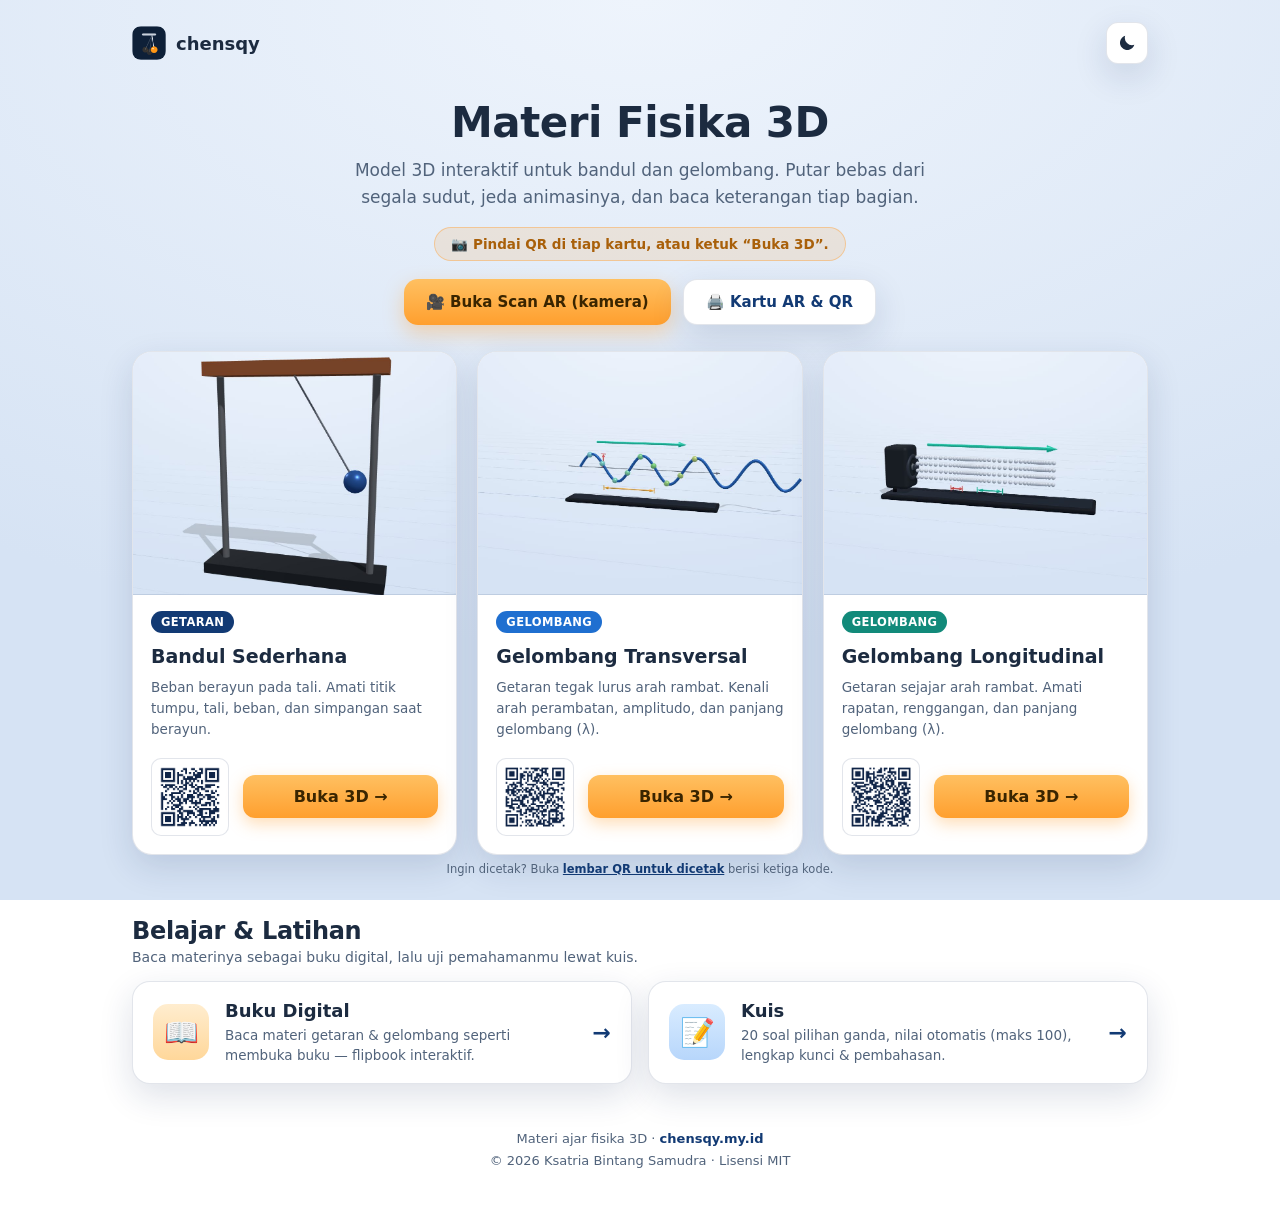
<file: index.html>
<!doctype html>
<html lang="id">
<head>
<meta charset="utf-8">
<meta name="viewport" content="width=device-width, initial-scale=1, viewport-fit=cover">
<title>Materi Fisika 3D — Bandul & Gelombang | chensqy</title>
<meta name="description" content="Kumpulan materi 3D interaktif: bandul sederhana, gelombang transversal, dan gelombang longitudinal. Pindai QR atau ketuk kartu untuk membuka model 3D — putar bebas, jeda animasi, lengkap keterangan.">
<meta name="theme-color" content="#123a74">
<link rel="icon" href="/assets/favicon.ico" sizes="any">
<link rel="icon" type="image/png" href="/assets/favicon-32.png">
<link rel="apple-touch-icon" href="/assets/apple-touch-icon.png">
<meta property="og:type" content="website">
<meta property="og:url" content="https://chensqy.my.id/">
<meta property="og:title" content="Materi Fisika 3D — Bandul & Gelombang">
<meta property="og:description" content="Pindai QR atau ketuk kartu untuk membuka model 3D interaktif — putar bebas, jeda animasi, lengkap keterangan.">
<meta property="og:image" content="https://chensqy.my.id/assets/og-image.jpg">
<style>
:root{
  --font:"Inter","Segoe UI",system-ui,-apple-system,Roboto,"Helvetica Neue",Arial,sans-serif;
  --accent:#ff9f2e; --accent2:#ffc061;
  --ink:#1c2b40; --sub:#51637b; --brand:#123a74;
  --card:#ffffff; --line:rgba(20,45,90,.12);
  --bg1:#eef4fc; --bg2:#d6e3f4;
  --shadow:0 12px 34px rgba(20,45,90,.14);
}
:root[data-theme="gelap"]{
  --ink:#eaf1fb; --sub:#aab8cf; --brand:#8fb4ee;
  --card:#0f1a2e; --line:rgba(255,255,255,.10);
  --bg1:#132443; --bg2:#070d18;
  --shadow:0 12px 34px rgba(0,0,0,.45);
}
*{box-sizing:border-box}
html,body{margin:0}
body{
  font-family:var(--font); color:var(--ink); min-height:100vh;
  background:radial-gradient(130% 100% at 50% 0%, var(--bg1) 0%, var(--bg2) 72%) fixed;
  -webkit-tap-highlight-color:transparent;
}
.wrap{max-width:1080px; margin:0 auto; padding:22px clamp(16px,4vw,32px) 60px}
header{display:flex; align-items:center; justify-content:space-between; gap:12px}
.brand{display:flex; align-items:center; gap:10px; font-weight:800; font-size:18px; color:var(--ink)}
.brand img{width:34px; height:34px; border-radius:9px}
.tbtn{width:42px; height:42px; border-radius:12px; border:1px solid var(--line); background:var(--card);
  color:var(--ink); cursor:pointer; display:grid; place-items:center; box-shadow:var(--shadow)}
.tbtn svg{width:22px;height:22px;fill:currentColor}
.hero{margin:34px 0 26px; text-align:center}
.hero h1{margin:0 0 10px; font-size:clamp(26px,6vw,42px); letter-spacing:-.5px}
.hero p{margin:0 auto; max-width:620px; color:var(--sub); font-size:clamp(14px,2.6vw,17px); line-height:1.6}
.hint{display:inline-flex; align-items:center; gap:8px; margin-top:16px; padding:8px 16px; border-radius:999px;
  background:rgba(255,159,46,.14); border:1px solid rgba(255,159,46,.4); color:#a9600a; font-weight:700; font-size:13.5px}
:root[data-theme="gelap"] .hint{color:var(--accent)}
.cta-row{display:flex; gap:12px; justify-content:center; flex-wrap:wrap; margin-top:18px}
.cta{display:inline-flex; align-items:center; gap:8px; padding:13px 22px; border-radius:14px; font-weight:800; font-size:15px;
  text-decoration:none; color:#3a2500; background:linear-gradient(180deg,var(--accent2),var(--accent)); box-shadow:0 8px 20px rgba(255,159,46,.36)}
.cta:active{transform:scale(.98)}
.cta-ghost{color:var(--brand); background:var(--card); border:1px solid var(--line); box-shadow:var(--shadow)}
.grid{display:grid; grid-template-columns:repeat(auto-fit,minmax(280px,1fr)); gap:20px; margin-top:8px}
.card{background:var(--card); border:1px solid var(--line); border-radius:20px; overflow:hidden;
  box-shadow:var(--shadow); display:flex; flex-direction:column; transition:transform .15s ease, box-shadow .15s ease}
.card:hover{transform:translateY(-4px)}
.thumb{aspect-ratio:4/3; background:#e9f0fa center/cover no-repeat; border-bottom:1px solid var(--line)}
:root[data-theme="gelap"] .thumb{background-color:#0b1424}
.card-body{padding:16px 18px 18px; display:flex; flex-direction:column; gap:10px; flex:1}
.tag{align-self:flex-start; font-size:11.5px; font-weight:800; letter-spacing:.4px; text-transform:uppercase;
  padding:4px 10px; border-radius:999px; color:#fff}
.card h3{margin:2px 0 0; font-size:19px}
.card p{margin:0; color:var(--sub); font-size:13.5px; line-height:1.55; flex:1}
.card-foot{display:flex; align-items:center; gap:14px; margin-top:8px}
.qr{width:78px; height:78px; border-radius:10px; border:1px solid var(--line); background:#fff; padding:5px}
.open{flex:1; display:inline-flex; align-items:center; justify-content:center; gap:8px;
  padding:12px 16px; border-radius:12px; font-weight:800; text-decoration:none; color:#3a2500;
  background:linear-gradient(180deg,var(--accent2),var(--accent)); box-shadow:0 6px 16px rgba(255,159,46,.34)}
.open:active{transform:scale(.98)}
.qrnote{font-size:11.5px; color:var(--sub); text-align:center; margin-top:6px; line-height:1.4}
footer{margin-top:44px; text-align:center; color:var(--sub); font-size:13px; line-height:1.7}
footer a{color:var(--brand); font-weight:700; text-decoration:none}
.sec-h{margin:40px 0 4px; font-size:clamp(19px,4vw,24px); letter-spacing:-.3px}
.sec-sub{margin:0 0 16px; color:var(--sub); font-size:14px}
.feats{display:grid; grid-template-columns:repeat(auto-fit,minmax(300px,1fr)); gap:16px}
.feat{display:flex; align-items:center; gap:16px; padding:18px 20px; border-radius:18px; text-decoration:none;
  background:var(--card); border:1px solid var(--line); box-shadow:var(--shadow); color:var(--ink); transition:transform .15s ease, box-shadow .15s ease}
.feat:hover{transform:translateY(-3px)}
.feat-ic{flex:0 0 auto; width:56px; height:56px; border-radius:15px; display:grid; place-items:center; font-size:28px;
  background:linear-gradient(180deg,#ffedcf,#ffd79a)}
.feat-ic-q{background:linear-gradient(180deg,#d9ecff,#b7d6fb)}
.feat h3{margin:0 0 4px; font-size:18px}
.feat p{margin:0; color:var(--sub); font-size:13.5px; line-height:1.5}
.feat-go{margin-left:auto; font-size:22px; color:var(--brand); font-weight:800; flex:0 0 auto}
</style>
</head>
<body>
<div class="wrap">
  <header>
    <div class="brand"><img src="/assets/logo.png" alt=""> chensqy</div>
    <button class="tbtn" id="theme" type="button" aria-label="Mode terang / gelap"></button>
  </header>

  <section class="hero">
    <h1>Materi Fisika 3D</h1>
    <p>Model 3D interaktif untuk bandul dan gelombang. Putar bebas dari segala sudut, jeda animasinya, dan baca keterangan tiap bagian.</p>
    <div class="hint">📷 Pindai QR di tiap kartu, atau ketuk “Buka 3D”.</div>
    <div class="cta-row">
      <a class="cta" href="/scan/">🎥 Buka Scan AR (kamera)</a>
      <a class="cta cta-ghost" href="/qr/">🖨️ Kartu AR &amp; QR</a>
    </div>
  </section>

  <section class="grid">
    <article class="card">
      <div class="thumb" style="background-image:url('/media/thumb-bandul.jpg')"></div>
      <div class="card-body">
        <span class="tag" style="background:#123a74">Getaran</span>
        <h3>Bandul Sederhana</h3>
        <p>Beban berayun pada tali. Amati titik tumpu, tali, beban, dan simpangan saat berayun.</p>
        <div class="card-foot">
          <img class="qr" src="/media/qr/qr-bandul.png" alt="QR Bandul Sederhana">
          <a class="open" href="/v/bandul/">Buka 3D →</a>
        </div>
      </div>
    </article>

    <article class="card">
      <div class="thumb" style="background-image:url('/media/thumb-transversal.jpg')"></div>
      <div class="card-body">
        <span class="tag" style="background:#1f6fd0">Gelombang</span>
        <h3>Gelombang Transversal</h3>
        <p>Getaran tegak lurus arah rambat. Kenali arah perambatan, amplitudo, dan panjang gelombang (λ).</p>
        <div class="card-foot">
          <img class="qr" src="/media/qr/qr-gelombang-transversal.png" alt="QR Gelombang Transversal">
          <a class="open" href="/v/gelombang-transversal/">Buka 3D →</a>
        </div>
      </div>
    </article>

    <article class="card">
      <div class="thumb" style="background-image:url('/media/thumb-longitudinal.jpg')"></div>
      <div class="card-body">
        <span class="tag" style="background:#128a7a">Gelombang</span>
        <h3>Gelombang Longitudinal</h3>
        <p>Getaran sejajar arah rambat. Amati rapatan, renggangan, dan panjang gelombang (λ).</p>
        <div class="card-foot">
          <img class="qr" src="/media/qr/qr-gelombang-longitudinal.png" alt="QR Gelombang Longitudinal">
          <a class="open" href="/v/gelombang-longitudinal/">Buka 3D →</a>
        </div>
      </div>
    </article>
  </section>
  <p class="qrnote">Ingin dicetak? Buka <a href="/qr/" style="color:var(--brand);font-weight:700">lembar QR untuk dicetak</a> berisi ketiga kode.</p>

  <h2 class="sec-h">Belajar &amp; Latihan</h2>
  <p class="sec-sub">Baca materinya sebagai buku digital, lalu uji pemahamanmu lewat kuis.</p>
  <section class="feats">
    <a class="feat" href="/buku/">
      <div class="feat-ic">📖</div>
      <div>
        <h3>Buku Digital</h3>
        <p>Baca materi getaran &amp; gelombang seperti membuka buku — flipbook interaktif.</p>
      </div>
      <span class="feat-go">→</span>
    </a>
    <a class="feat" href="/kuis/">
      <div class="feat-ic feat-ic-q">📝</div>
      <div>
        <h3>Kuis</h3>
        <p>20 soal pilihan ganda, nilai otomatis (maks 100), lengkap kunci &amp; pembahasan.</p>
      </div>
      <span class="feat-go">→</span>
    </a>
  </section>

  <footer>
    Materi ajar fisika 3D · <a href="https://chensqy.my.id">chensqy.my.id</a><br>
    © 2026 Ksatria Bintang Samudra · Lisensi MIT
  </footer>
</div>

<script>
(function(){
  var KEY='chensqy-theme', root=document.documentElement, btn=document.getElementById('theme');
  var MOON='<svg viewBox="0 0 24 24"><path d="M20 14a8 8 0 1 1-10-10 8 8 0 0 0 10 10z"/></svg>';
  var SUN='<svg viewBox="0 0 24 24"><circle cx="12" cy="12" r="4.5"/><g stroke="currentColor" stroke-width="2" fill="none"><path d="M12 2v3M12 19v3M2 12h3M19 12h3M4.9 4.9l2.1 2.1M17 17l2.1 2.1M19.1 4.9L17 7M7 17l-2.1 2.1"/></g></svg>';
  function get(){ try{return localStorage.getItem(KEY)||'terang'}catch(e){return 'terang'} }
  function apply(t){ root.setAttribute('data-theme', t); btn.innerHTML = t==='gelap'?SUN:MOON; }
  apply(get());
  btn.addEventListener('click', function(){
    var t = get()==='gelap'?'terang':'gelap';
    try{localStorage.setItem(KEY,t)}catch(e){}
    apply(t);
  });
})();
</script>
</body>
</html>
</file>
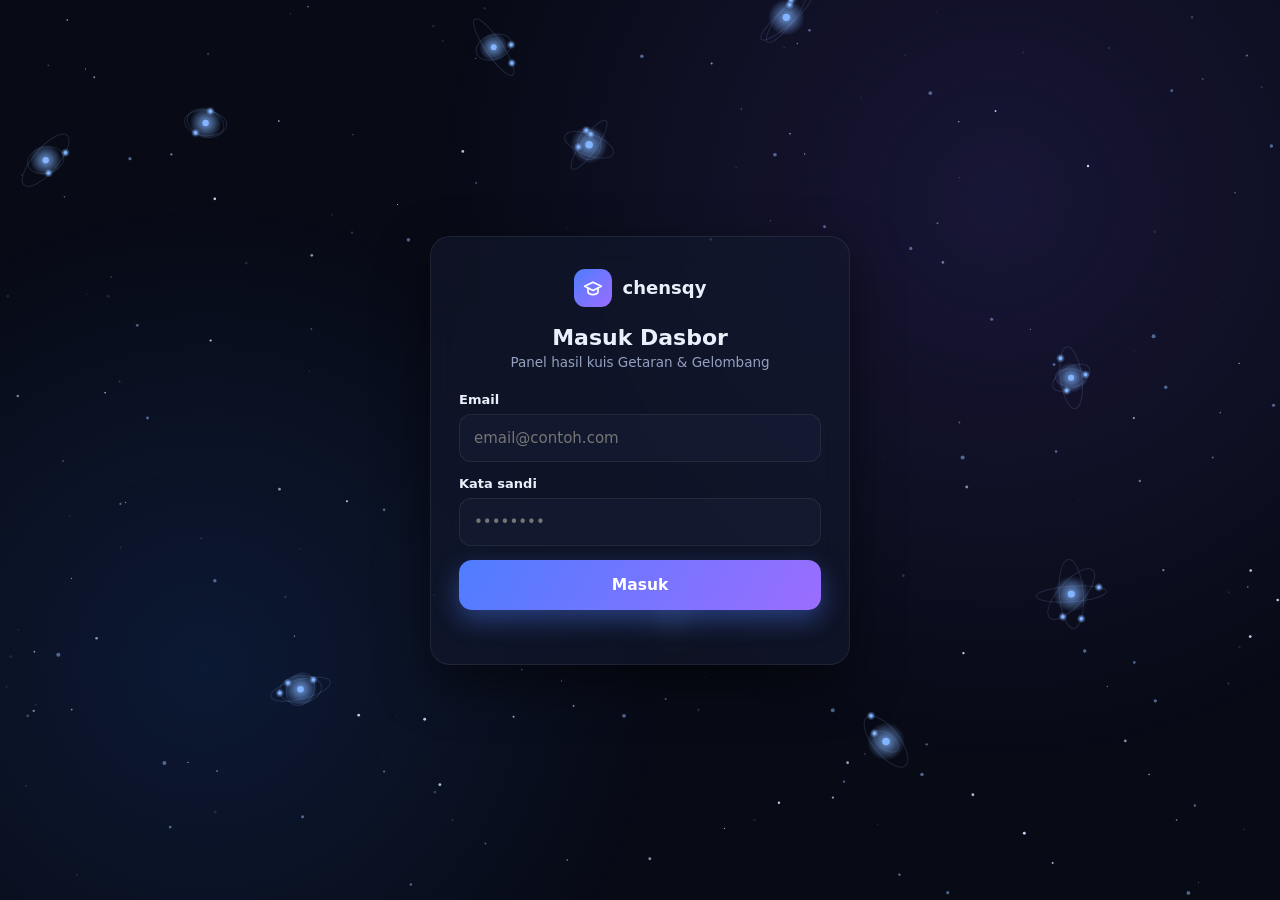
<file: admin/index.html>
<!doctype html>
<html lang="id">
<head>
<meta charset="utf-8">
<meta name="viewport" content="width=device-width, initial-scale=1, viewport-fit=cover">
<title>Admin · chensqy</title>
<meta name="description" content="Dasbor admin hasil kuis — pantau performa siswa real-time.">
<meta name="theme-color" content="#0a0e1c">
<meta name="robots" content="noindex, nofollow">
<link rel="icon" href="/assets/favicon.ico" sizes="any">
<link rel="icon" type="image/png" href="/assets/favicon-32.png">
<link rel="apple-touch-icon" href="/assets/apple-touch-icon.png">
<style>
:root{
  --font:"Inter","Segoe UI",system-ui,-apple-system,Roboto,"Helvetica Neue",Arial,sans-serif;
  --blue:#4f7dff; --purple:#9b6dff; --green:#22c55e; --orange:#f59e0b; --red:#ef4444; --cyan:#22d3ee;
  --ink:#eaf0fb; --sub:#93a1c0; --faint:#5f6d8c;
  --bg:#080b16; --bg2:#0a0f20;
  --side:rgba(12,17,33,.78); --side-brd:rgba(255,255,255,.06);
  --card:rgba(18,25,46,.62); --card2:rgba(24,32,56,.55); --line:rgba(255,255,255,.07); --line2:rgba(255,255,255,.04);
  --hover:rgba(255,255,255,.045); --shadow:0 18px 50px rgba(0,0,0,.5); --shadow-sm:0 4px 16px rgba(0,0,0,.35);
  --accent:var(--blue); --track:rgba(255,255,255,.08); --grid:rgba(255,255,255,.05);
  --pos:#22c55e; --neg:#ef4444;
  --atom:'130,175,255'; --star:'200,215,255';
}
:root[data-theme="terang"]{
  --ink:#111a2e; --sub:#5a6b86; --faint:#8996ac;
  --bg:#eef3fc; --bg2:#e2eaf7;
  --side:rgba(255,255,255,.85); --side-brd:rgba(20,45,90,.09);
  --card:rgba(255,255,255,.9); --card2:rgba(248,251,255,.9); --line:rgba(20,45,90,.10); --line2:rgba(20,45,90,.06);
  --hover:rgba(20,45,90,.04); --shadow:0 18px 44px rgba(20,45,90,.12); --shadow-sm:0 4px 14px rgba(20,45,90,.08);
  --track:rgba(20,45,90,.09); --grid:rgba(20,45,90,.07);
  --atom:'31,111,208'; --star:'255,255,255';
}
*{box-sizing:border-box}
html,body{margin:0;min-height:100%}
body{font-family:var(--font);color:var(--ink);background:var(--bg);-webkit-tap-highlight-color:transparent;overflow-x:hidden}
#bg{position:fixed;inset:0;z-index:0;pointer-events:none}
#app{position:relative;z-index:1}
h1,h2,h3{margin:0}
button{font-family:inherit}
.tnum{font-variant-numeric:tabular-nums}
::-webkit-scrollbar{width:9px;height:9px}::-webkit-scrollbar-thumb{background:var(--track);border-radius:9px}::-webkit-scrollbar-track{background:transparent}
@media (prefers-reduced-motion:reduce){*{animation-duration:.001ms!important;transition-duration:.01ms!important}}
.ic{width:20px;height:20px;stroke:currentColor;fill:none;stroke-width:2;stroke-linecap:round;stroke-linejoin:round;flex:0 0 auto}

/* ============ SHELL ============ */
.shell{display:flex;min-height:100vh}
.sidebar{width:250px;flex:0 0 250px;position:fixed;top:0;bottom:0;left:0;z-index:30;display:flex;flex-direction:column;
  padding:18px 16px;background:var(--side);backdrop-filter:blur(18px);-webkit-backdrop-filter:blur(18px);border-right:1px solid var(--side-brd);transition:transform .28s cubic-bezier(.4,0,.2,1)}
.sb-logo{display:flex;align-items:center;gap:11px;padding:6px 8px 16px}
.sb-logo .mk{width:40px;height:40px;border-radius:12px;display:grid;place-items:center;color:#fff;background:linear-gradient(135deg,var(--blue),var(--purple));box-shadow:0 8px 20px rgba(79,125,255,.4)}
.sb-logo .mk svg{width:22px;height:22px}
.sb-logo b{font-size:16px;font-weight:800;letter-spacing:-.2px}
.sb-logo small{display:block;font-size:11px;color:var(--sub);font-weight:600;margin-top:-1px}
.sb-nav{display:flex;flex-direction:column;gap:3px;margin-top:6px;flex:1;overflow-y:auto}
.navitem{display:flex;align-items:center;gap:12px;padding:11px 13px;border-radius:12px;border:0;background:transparent;color:var(--sub);font-weight:600;font-size:14px;cursor:pointer;text-align:left;width:100%;transition:.15s;position:relative}
.navitem:hover{background:var(--hover);color:var(--ink)}
.navitem.on{background:linear-gradient(100deg,color-mix(in srgb,var(--blue) 26%,transparent),color-mix(in srgb,var(--purple) 18%,transparent));color:#fff}
:root[data-theme="terang"] .navitem.on{background:linear-gradient(100deg,color-mix(in srgb,var(--blue) 16%,transparent),color-mix(in srgb,var(--purple) 10%,transparent));color:var(--blue)}
.navitem.on .ic{color:currentColor}
.navitem .ic{width:19px;height:19px}
.navitem .cnt{margin-left:auto;font-size:11px;font-weight:800;background:var(--track);color:var(--sub);padding:2px 8px;border-radius:999px}
.sb-promo{margin-top:12px;border-radius:16px;padding:18px 16px;text-align:center;position:relative;overflow:hidden;border:1px solid var(--line);
  background:linear-gradient(160deg,rgba(79,125,255,.18),rgba(155,109,255,.14))}
.sb-promo .tr{width:44px;height:44px;margin:0 auto 8px;border-radius:12px;display:grid;place-items:center;color:#ffd479;background:rgba(255,200,90,.14)}
.sb-promo b{font-size:14px}
.sb-promo p{margin:6px 0 0;font-size:11.5px;color:var(--sub);line-height:1.5}
.sb-backdrop{display:none;position:fixed;inset:0;z-index:29;background:rgba(4,8,18,.55);backdrop-filter:blur(2px)}

.main{flex:1;min-width:0;margin-left:250px;display:flex;flex-direction:column}
.topbar{position:sticky;top:0;z-index:20;display:flex;align-items:center;gap:10px;padding:12px clamp(14px,2.4vw,26px);
  background:color-mix(in srgb,var(--bg) 72%,transparent);backdrop-filter:blur(14px);-webkit-backdrop-filter:blur(14px);border-bottom:1px solid var(--line2)}
.hamb{display:none;width:40px;height:40px;border-radius:11px;border:1px solid var(--line);background:var(--card);color:var(--ink);cursor:pointer;place-items:center}
.live{display:inline-flex;align-items:center;gap:8px;padding:6px 13px;border-radius:999px;background:color-mix(in srgb,var(--green) 12%,transparent);border:1px solid color-mix(in srgb,var(--green) 32%,transparent);font-size:12px;font-weight:700;color:var(--green)}
.live .dot{width:8px;height:8px;border-radius:50%;background:var(--green);animation:pulse 1.8s infinite}
.live.off{color:var(--sub);background:var(--track);border-color:var(--line)}.live.off .dot{background:var(--sub);animation:none}
.live .t{color:var(--sub);font-weight:600}
@keyframes pulse{0%{box-shadow:0 0 0 0 color-mix(in srgb,var(--green) 55%,transparent)}70%{box-shadow:0 0 0 7px transparent}100%{box-shadow:0 0 0 0 transparent}}
.tb-sp{flex:1}
.iconbtn{width:40px;height:40px;border-radius:11px;border:1px solid var(--line);background:var(--card);color:var(--ink);cursor:pointer;display:grid;place-items:center;transition:transform .12s,background .2s;position:relative}
.iconbtn:hover{transform:translateY(-1px);background:var(--hover)}
.iconbtn .badge-n{position:absolute;top:-5px;right:-5px;min-width:17px;height:17px;padding:0 4px;border-radius:999px;background:var(--red);color:#fff;font-size:10.5px;font-weight:800;display:grid;place-items:center}
.pillbtn{display:inline-flex;align-items:center;gap:7px;height:40px;padding:0 15px;border-radius:11px;border:1px solid var(--line);background:var(--card);color:var(--ink);font-weight:700;font-size:13.5px;cursor:pointer;transition:transform .12s}
.pillbtn:hover{transform:translateY(-1px)}
.pillbtn.danger{color:var(--red);border-color:color-mix(in srgb,var(--red) 38%,var(--line))}
.pillbtn.solid{color:#fff;background:linear-gradient(120deg,var(--blue),var(--purple));border:0}
.switch{display:inline-flex;align-items:center;cursor:pointer}.switch input{display:none}
.switch .tr{width:44px;height:24px;border-radius:999px;background:var(--track);position:relative;transition:.2s}
.switch .tr::after{content:"";position:absolute;top:2px;left:2px;width:20px;height:20px;border-radius:50%;background:#fff;box-shadow:0 1px 3px rgba(0,0,0,.35);transition:.2s}
.switch input:checked + .tr{background:var(--green)}.switch input:checked + .tr::after{transform:translateX(20px)}

.content{padding:clamp(16px,2.4vw,30px);width:100%}
.reveal{animation:rise .5s cubic-bezier(.2,.7,.2,1) both}
.reveal.d1{animation-delay:.05s}.reveal.d2{animation-delay:.1s}
@keyframes rise{from{opacity:0;transform:translateY(12px)}to{opacity:1;transform:none}}

/* pagehead */
.pagehead{display:flex;align-items:flex-start;justify-content:space-between;gap:16px;flex-wrap:wrap;margin-bottom:18px}
.pagehead h1{font-size:clamp(21px,3vw,28px);letter-spacing:-.5px;display:flex;align-items:center;gap:9px}
.pagehead h1 .spk{color:var(--purple)}
.pagehead p{margin:5px 0 0;color:var(--sub);font-size:13.5px}
.headtools{display:flex;gap:10px;align-items:center;flex-wrap:wrap}
.tabs{display:inline-flex;gap:3px;padding:4px;border-radius:12px;background:var(--track);border:1px solid var(--line)}
.tab{padding:9px 15px;border-radius:9px;border:0;background:transparent;color:var(--sub);font-weight:700;font-size:13.5px;cursor:pointer;transition:.15s;display:inline-flex;align-items:center;gap:7px}
.tab.on{color:#fff;background:linear-gradient(120deg,var(--blue),var(--purple));box-shadow:0 6px 16px rgba(79,125,255,.35)}
:root[data-theme="terang"] .tab.on{color:#fff}
.tab .ic{width:16px;height:16px}

/* ===== KPI ===== */
.kpis{display:grid;grid-template-columns:repeat(5,1fr);gap:14px;margin-bottom:16px}
.kpi{--a:var(--blue);position:relative;overflow:hidden;border-radius:18px;padding:17px 18px;border:1px solid color-mix(in srgb,var(--a) 30%,var(--line));
  background:linear-gradient(150deg,color-mix(in srgb,var(--a) 14%,var(--card)),var(--card));box-shadow:var(--shadow-sm)}
.kpi::before{content:"";position:absolute;right:-30px;top:-30px;width:120px;height:120px;border-radius:50%;background:radial-gradient(circle,color-mix(in srgb,var(--a) 40%,transparent),transparent 70%);opacity:.5}
.kpi .top{display:flex;align-items:center;justify-content:space-between;position:relative}
.kpi .lab{color:var(--sub);font-size:12.5px;font-weight:700}
.kpi .icn{width:38px;height:38px;border-radius:11px;display:grid;place-items:center;color:#fff;background:linear-gradient(135deg,var(--a),color-mix(in srgb,var(--a) 60%,#000));box-shadow:0 6px 16px color-mix(in srgb,var(--a) 45%,transparent)}
.kpi .icn svg{width:20px;height:20px}
.kpi .num{margin-top:12px;font-size:30px;font-weight:800;letter-spacing:-.6px;line-height:1;position:relative}
.kpi .num small{font-size:15px;color:var(--sub);font-weight:600}
.kpi .foot{display:flex;align-items:center;justify-content:space-between;margin-top:9px;position:relative}
.kpi .foot .fl{font-size:11.5px;color:var(--sub)}
.kpi .trend{font-size:11.5px;font-weight:800;display:inline-flex;align-items:center;gap:3px}
.kpi .trend.up{color:var(--pos)}.kpi .trend.down{color:var(--neg)}.kpi .trend.flat{color:var(--sub)}
.kpi .trend span{color:var(--faint);font-weight:600}
.kpi .hi{color:var(--red);font-weight:800;font-size:12.5px}

/* ===== CARD ===== */
.card{background:var(--card);border:1px solid var(--line);border-radius:18px;box-shadow:var(--shadow-sm);padding:18px;backdrop-filter:blur(8px)}
.card-h{display:flex;align-items:flex-start;justify-content:space-between;gap:12px;margin-bottom:14px}
.card-h .ti{display:flex;align-items:center;gap:10px}
.card-h .ti .ci{width:34px;height:34px;border-radius:10px;display:grid;place-items:center;color:var(--blue);background:color-mix(in srgb,var(--blue) 14%,transparent)}
.card-h .ti .ci svg{width:18px;height:18px}
.card-h h2{font-size:15.5px}
.card-h .csub{margin:2px 0 0;color:var(--sub);font-size:12px}
.miniselect{height:34px;padding:0 30px 0 12px;border-radius:10px;border:1px solid var(--line);background:var(--card2);color:var(--ink);font:600 12.5px var(--font);cursor:pointer;appearance:none;
  background-image:url("data:image/svg+xml;utf8,<svg xmlns='http://www.w3.org/2000/svg' width='12' height='12' fill='none' stroke='%2393a1c0' stroke-width='2'><path d='M2 4l4 4 4-4'/></svg>");background-repeat:no-repeat;background-position:right 10px center}
.grid2{display:grid;grid-template-columns:1.35fr 1fr;gap:15px;margin-bottom:15px}
.grid2b{display:grid;grid-template-columns:1fr 1fr;gap:15px;margin-bottom:15px}
@media (max-width:1000px){.grid2,.grid2b{grid-template-columns:1fr}}

/* bar chart with axis */
.chartbox{display:flex;gap:10px;height:200px}
.yaxis{display:flex;flex-direction:column;justify-content:space-between;padding:6px 0 22px;font-size:10.5px;color:var(--faint);text-align:right;min-width:22px}
.chart{flex:1;display:flex;align-items:flex-end;gap:12px;position:relative;border-left:1px solid var(--grid);padding-left:6px}
.chart .gl{position:absolute;left:0;right:0;border-top:1px dashed var(--grid)}
.bar{flex:1;display:flex;flex-direction:column;align-items:center;gap:7px;height:100%;justify-content:flex-end;z-index:1}
.bar .col{width:100%;max-width:52px;border-radius:7px 7px 3px 3px;background:linear-gradient(180deg,var(--blue),var(--purple));transition:height .9s cubic-bezier(.2,.7,.2,1);min-height:3px;box-shadow:0 -2px 14px color-mix(in srgb,var(--blue) 30%,transparent)}
.bar .n{font-size:13px;font-weight:800}
.bar .lbl{font-size:10.5px;color:var(--sub)}

/* horizontal bars */
.hbars{display:flex;flex-direction:column;gap:13px}
.hbar{display:flex;align-items:center;gap:12px}
.hbar .k{flex:0 0 84px;font-size:13px;font-weight:600;white-space:nowrap;overflow:hidden;text-overflow:ellipsis;color:var(--ink)}
.hbar .m{flex:1;height:9px;border-radius:999px;background:var(--track);overflow:hidden}
.hbar .m i{display:block;height:100%;border-radius:999px;transition:width .9s cubic-bezier(.2,.7,.2,1)}
.hbar .v{flex:0 0 62px;text-align:right;font-size:13px;font-weight:800}.hbar .v small{color:var(--faint);font-weight:600;font-size:11px}

/* soal tersulit rows */
.slist{display:flex;flex-direction:column;gap:10px}
.srow{display:flex;align-items:center;gap:12px;padding:9px 2px}
.srow .st{flex:1;font-size:13px;color:var(--ink);white-space:nowrap;overflow:hidden;text-overflow:ellipsis}
.srow .sm{flex:1;height:8px;border-radius:999px;background:var(--track);overflow:hidden;max-width:130px}
.srow .sm i{display:block;height:100%;border-radius:999px;transition:width .9s cubic-bezier(.2,.7,.2,1)}
.pct{font-weight:800;font-size:12px;padding:4px 9px;border-radius:8px;min-width:46px;text-align:center}

/* activity feed */
.feed{display:flex;flex-direction:column;gap:2px}
.fitem{display:flex;align-items:center;gap:12px;padding:10px 8px;border-radius:12px;transition:background .3s}
.fitem:hover{background:var(--hover)} .fitem.new{animation:flash 2.6s ease}
@keyframes flash{0%{background:color-mix(in srgb,var(--blue) 24%,transparent)}100%{}}
.av{flex:0 0 auto;width:38px;height:38px;border-radius:11px;display:grid;place-items:center;font-weight:800;font-size:13px;color:#fff}
.fitem .fm{flex:1;min-width:0}.fitem .fm b{font-size:13.5px}.fitem .fm span{display:block;font-size:11.5px;color:var(--sub)}
.fitem .fr{display:flex;align-items:center;gap:8px;font-size:11.5px;color:var(--sub)}
.fitem .fr .ok{color:var(--green)}

/* table */
.toolbar{display:flex;gap:10px;flex-wrap:wrap;align-items:center;margin:6px 0 14px}
.search{position:relative;flex:1;min-width:180px}
.search .ic{position:absolute;left:13px;top:50%;transform:translateY(-50%);width:18px;height:18px;color:var(--sub)}
.search input{width:100%;height:44px;padding:0 12px 0 40px;border-radius:12px;border:1px solid var(--line);background:var(--card2);color:var(--ink);font:14px var(--font);outline:none}
.search input:focus{border-color:var(--blue)}
.tablewrap{overflow-x:auto;border-radius:14px;border:1px solid var(--line)}
table{width:100%;border-collapse:collapse;font-size:13.5px;min-width:680px}
thead th{position:sticky;top:0;background:var(--card2);text-align:left;padding:13px 15px;color:var(--sub);font-weight:700;font-size:11.5px;text-transform:uppercase;letter-spacing:.4px;cursor:pointer;user-select:none;white-space:nowrap;border-bottom:1px solid var(--line)}
thead th .sar{opacity:.4;font-size:10px}thead th.active .sar{opacity:1;color:var(--blue)}
tbody td{padding:12px 15px;border-bottom:1px solid var(--line2);vertical-align:middle}
tbody tr{cursor:pointer;transition:background .12s}tbody tr:hover{background:var(--hover)}tbody tr:last-child td{border-bottom:0}
tbody tr.new td{animation:rowflash 2.6s ease}
@keyframes rowflash{0%{background:color-mix(in srgb,var(--blue) 18%,transparent)}100%{}}
.tname{display:flex;align-items:center;gap:11px}.tname .av{width:32px;height:32px;font-size:12px;border-radius:9px}
.badge{display:inline-block;padding:4px 10px;border-radius:999px;font-size:11.5px;font-weight:700;background:var(--track);color:var(--sub)}
.score{display:inline-flex;align-items:center;justify-content:center;min-width:44px;padding:5px 9px;border-radius:9px;font-weight:800;font-size:14px}
.muted{color:var(--sub)}.dots{width:30px;height:30px;border-radius:8px;border:1px solid var(--line);background:transparent;color:var(--sub);cursor:pointer;display:grid;place-items:center}
.empty{padding:48px 20px;text-align:center;color:var(--sub)}.empty .ic{width:42px;height:42px;margin:0 auto 10px;opacity:.6}

/* bank soal */
.bankhead{margin-bottom:14px;color:var(--sub);font-size:13px}
.bank{display:grid;grid-template-columns:1fr 1fr;gap:14px}
@media (max-width:900px){.bank{grid-template-columns:1fr}}
.qbank{background:var(--card);border:1px solid var(--line);border-radius:16px;box-shadow:var(--shadow-sm);padding:16px 17px;backdrop-filter:blur(6px)}
.qb-n{font-size:11.5px;font-weight:800;letter-spacing:.4px;text-transform:uppercase;color:var(--blue);background:color-mix(in srgb,var(--blue) 14%,transparent);padding:3px 10px;border-radius:999px}
.qb-q{font-size:14.5px;line-height:1.5;font-weight:600;margin-top:9px}
.qb-fig{margin:12px 0 4px;background:#fff;border:1px solid var(--line);border-radius:12px;padding:10px;text-align:center}
.qb-fig svg{width:100%;height:auto;max-height:150px}
.qb-opts{list-style:none;margin:12px 0 0;padding:0;display:flex;flex-direction:column;gap:6px}
.qb-opts li{display:flex;gap:8px;align-items:center;font-size:13px;line-height:1.45;padding:8px 10px;border-radius:9px;color:var(--sub);border:1px solid transparent}
.qb-opts li b{flex:0 0 auto}
.qb-opts li.correct{background:color-mix(in srgb,var(--green) 13%,transparent);border-color:color-mix(in srgb,var(--green) 40%,transparent);color:var(--ink);font-weight:600}
.qb-opts li.correct em{margin-left:auto;font-style:normal;font-weight:800;font-size:11px;color:var(--green);white-space:nowrap}
.qb-why{margin-top:11px;font-size:12.5px;line-height:1.55;color:var(--sub);background:color-mix(in srgb,var(--blue) 8%,transparent);border:1px solid color-mix(in srgb,var(--blue) 20%,transparent);border-radius:10px;padding:10px 12px}
.qb-why b{color:var(--ink)}

/* kelas cards */
.klasgrid{display:grid;grid-template-columns:repeat(auto-fill,minmax(240px,1fr));gap:14px}
.klas{background:var(--card);border:1px solid var(--line);border-radius:16px;padding:16px;box-shadow:var(--shadow-sm)}
.klas .kn{font-weight:800;font-size:16px;display:flex;align-items:center;gap:9px}
.klas .kn .kd{width:10px;height:10px;border-radius:3px}
.klas .kstat{display:flex;justify-content:space-between;margin-top:12px}
.klas .kstat div{text-align:center}.klas .kstat b{font-size:20px;font-weight:800;display:block}.klas .kstat span{font-size:11px;color:var(--sub)}

/* settings */
.setrow{display:flex;align-items:center;justify-content:space-between;gap:14px;padding:15px 0;border-bottom:1px solid var(--line2)}
.setrow:last-child{border-bottom:0}.setrow .sl b{font-size:14px}.setrow .sl p{margin:2px 0 0;font-size:12.5px;color:var(--sub)}
.numin{width:80px;height:40px;border-radius:10px;border:1px solid var(--line);background:var(--card2);color:var(--ink);font:700 15px var(--font);text-align:center}

/* modal */
.overlay{position:fixed;inset:0;z-index:50;background:rgba(4,8,18,.62);backdrop-filter:blur(4px);display:grid;place-items:center;padding:16px;animation:fade .2s ease both}
@keyframes fade{from{opacity:0}to{opacity:1}}
.modal{width:min(680px,100%);max-height:88vh;overflow:hidden;display:flex;flex-direction:column;background:var(--bg2);border:1px solid var(--line);border-radius:18px;box-shadow:var(--shadow);animation:pop .28s cubic-bezier(.2,.8,.2,1) both}
@keyframes pop{from{opacity:0;transform:translateY(14px) scale(.98)}to{opacity:1;transform:none}}
.modal-h{display:flex;align-items:flex-start;justify-content:space-between;gap:12px;padding:18px;border-bottom:1px solid var(--line)}
.modal-h .who{font-weight:800;font-size:17px}.modal-h .meta{color:var(--sub);font-size:13px;margin-top:2px}
.modal-scoreline{display:flex;gap:14px;align-items:center;margin-top:10px;flex-wrap:wrap}
.modal-body{padding:16px 18px;overflow-y:auto}
.mitem{border:1px solid var(--line);border-left-width:4px;border-radius:12px;padding:12px 13px;margin-bottom:10px}
.mitem.ok{border-left-color:var(--green)}.mitem.no{border-left-color:var(--red)}
.mitem .mq{font-size:13.5px;line-height:1.5;display:flex;gap:8px}
.mitem .mmark{flex:0 0 auto;width:20px;height:20px;border-radius:50%;display:grid;place-items:center;color:#fff;font-size:12px;font-weight:800}
.ok .mmark{background:var(--green)}.no .mmark{background:var(--red)}
.mopts{margin:9px 0 0;padding:0;list-style:none;display:flex;flex-direction:column;gap:5px}
.mopts li{font-size:12.5px;padding:6px 9px;border-radius:8px;color:var(--sub);display:flex;gap:7px}
.mopts li.c{background:color-mix(in srgb,var(--green) 12%,transparent);color:var(--ink);font-weight:600}
.mopts li.w{background:color-mix(in srgb,var(--red) 12%,transparent);color:var(--ink)}
.mnote{margin-top:8px;font-size:12px;color:var(--sub);background:color-mix(in srgb,var(--blue) 8%,transparent);border:1px solid color-mix(in srgb,var(--blue) 22%,transparent);border-radius:8px;padding:8px 10px}

/* login */
.login-shell{min-height:100vh;display:grid;place-items:center;padding:20px}
.login{width:min(420px,100%);background:var(--card);border:1px solid var(--line);border-radius:20px;box-shadow:var(--shadow);padding:32px 28px;animation:rise .5s cubic-bezier(.2,.7,.2,1) both;backdrop-filter:blur(14px)}
.login .lg{display:flex;align-items:center;gap:11px;justify-content:center;font-weight:800;font-size:18px}
.login .lg .mk{width:38px;height:38px;border-radius:11px;display:grid;place-items:center;color:#fff;background:linear-gradient(135deg,var(--blue),var(--purple))}
.login .lg .mk svg{width:20px;height:20px}
.login h1{text-align:center;font-size:22px;margin:18px 0 4px}.login p.s{text-align:center;color:var(--sub);font-size:13.5px;margin:0 0 22px}
.field{display:flex;flex-direction:column;gap:7px;margin-bottom:14px}.field span{font-weight:700;font-size:13px}
.field input{height:48px;padding:0 14px;border-radius:12px;border:1.5px solid var(--line);background:var(--card2);color:var(--ink);font:15px var(--font);outline:none;transition:border-color .15s}
.field input:focus{border-color:var(--blue)}
.btn-primary{width:100%;height:50px;border:0;border-radius:13px;cursor:pointer;font-weight:800;font-size:15.5px;color:#fff;background:linear-gradient(120deg,var(--blue),var(--purple));box-shadow:0 10px 24px rgba(79,125,255,.4);transition:transform .12s}
.btn-primary:hover{transform:translateY(-1px)}.btn-primary:disabled{opacity:.6;cursor:progress}
.formerr{color:var(--red);font-size:13px;text-align:center;min-height:18px;margin-top:4px;font-weight:600}
.hintbox{margin-top:18px;font-size:11.5px;color:var(--sub);text-align:center;line-height:1.6}

.toast{position:fixed;right:20px;bottom:20px;z-index:60;display:flex;align-items:center;gap:11px;background:var(--bg2);color:var(--ink);border:1px solid var(--line);padding:12px 15px;border-radius:14px;font:600 13.5px var(--font);box-shadow:var(--shadow);opacity:0;transform:translateY(14px);transition:.3s cubic-bezier(.2,.8,.2,1);max-width:min(340px,90vw)}
.toast.on{opacity:1;transform:none}
.toast .tb{flex:0 0 auto;width:34px;height:34px;border-radius:10px;background:color-mix(in srgb,var(--blue) 18%,transparent);color:var(--blue);display:grid;place-items:center}
.toast b{color:var(--ink)}
.spin{width:18px;height:18px;border-radius:50%;border:2.5px solid rgba(255,255,255,.35);border-top-color:#fff;animation:sp 1s linear infinite;display:inline-block}
@keyframes sp{to{transform:rotate(360deg)}}
.center-load{min-height:50vh;display:grid;place-items:center;color:var(--sub);gap:12px;justify-items:center}
.center-load .spin{border-color:var(--track);border-top-color:var(--blue);width:30px;height:30px}

/* ============ RESPONSIVE ============ */
@media (max-width:1100px){ .kpis{grid-template-columns:repeat(3,1fr)} }
@media (max-width:900px){
  .sidebar{transform:translateX(-100%);box-shadow:var(--shadow)}
  .sidebar.open{transform:none} .sb-backdrop.show{display:block}
  .main{margin-left:0} .hamb{display:grid}
}
@media (max-width:680px){
  .kpis{grid-template-columns:repeat(2,1fr);gap:11px}
  .kpi .num{font-size:26px}
  .headtools{width:100%}.tabs{flex:1}.tab{flex:1;justify-content:center}
  .pagehead h1{font-size:22px}
  .content{padding:14px}
  .hidesm{display:none}
  .live .t{display:none}
  .live{padding:6px 11px}
  .topbar{gap:8px}
}
@media (max-width:420px){ .kpis{grid-template-columns:1fr} }
</style>
</head>
<body>
  <canvas id="bg"></canvas>
  <div id="app"></div>
  <div class="toast" id="toast"></div>
  <script type="module" src="./app.js?v=4"></script>
</body>
</html>
</file>
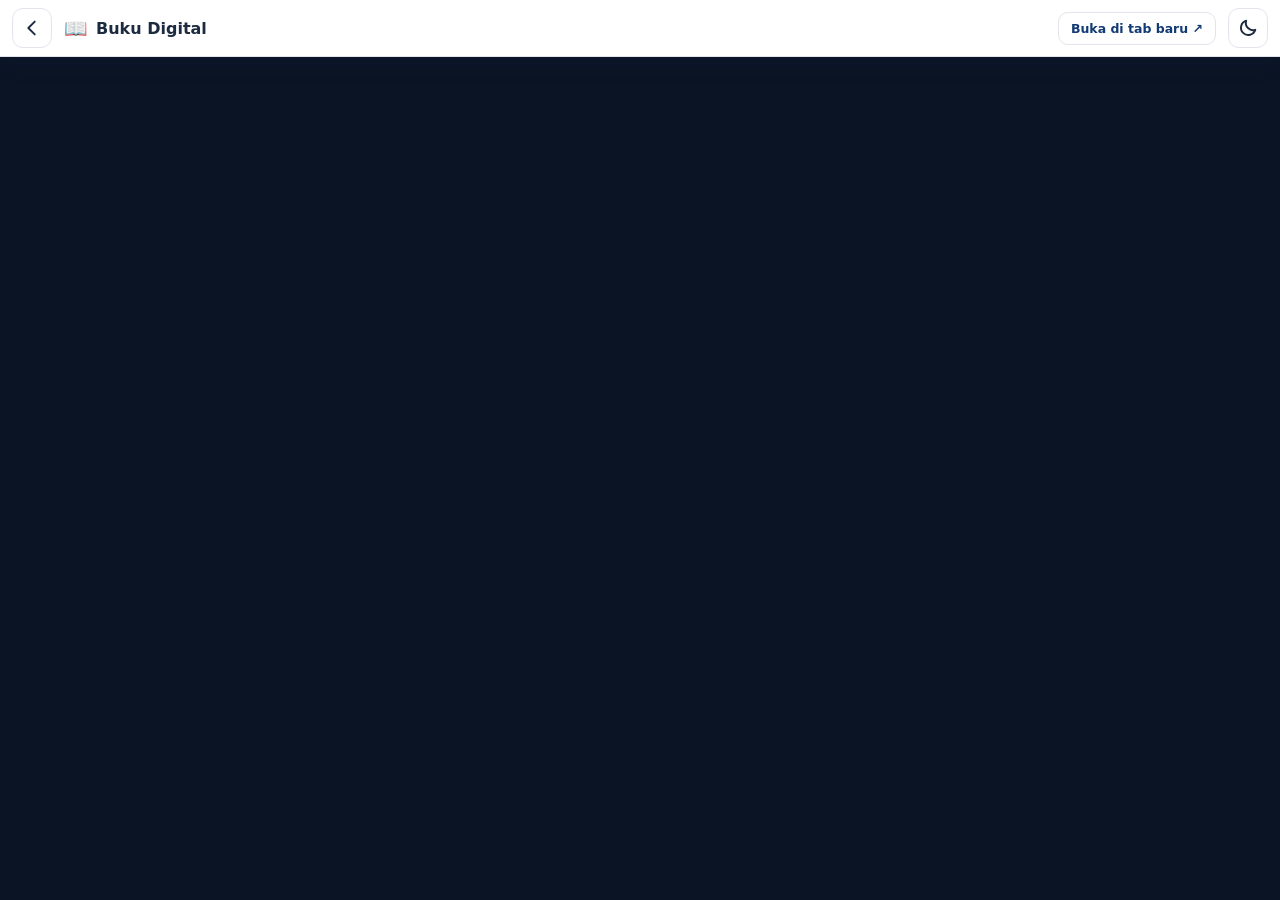
<file: buku/index.html>
<!doctype html>
<html lang="id">
<head>
<meta charset="utf-8">
<meta name="viewport" content="width=device-width, initial-scale=1, viewport-fit=cover">
<title>Buku Digital — Getaran & Gelombang | chensqy</title>
<meta name="description" content="Buku digital (flipbook) materi getaran dan gelombang — baca seperti membuka buku, lengkap dengan ilustrasi dan latihan.">
<meta name="theme-color" content="#123a74">
<link rel="icon" href="/assets/favicon.ico" sizes="any">
<link rel="icon" type="image/png" href="/assets/favicon-32.png">
<link rel="apple-touch-icon" href="/assets/apple-touch-icon.png">
<meta property="og:type" content="website">
<meta property="og:title" content="Buku Digital — Getaran & Gelombang">
<meta property="og:description" content="Flipbook materi getaran dan gelombang, baca seperti membuka buku.">
<meta property="og:image" content="https://chensqy.my.id/assets/og-image.jpg">
<style>
:root{
  --font:"Inter","Segoe UI",system-ui,-apple-system,Roboto,"Helvetica Neue",Arial,sans-serif;
  --accent:#ff9f2e; --accent2:#ffc061; --brand:#123a74;
  --ink:#1c2b40; --sub:#51637b; --bar:#ffffff; --line:rgba(20,45,90,.12);
  --bg:#0b1424; --shadow:0 6px 20px rgba(20,45,90,.16);
}
:root[data-theme="gelap"]{
  --ink:#eaf1fb; --sub:#aab8cf; --brand:#8fb4ee; --bar:#0f1a2e; --line:rgba(255,255,255,.10);
  --bg:#05070c; --shadow:0 6px 20px rgba(0,0,0,.5);
}
*{box-sizing:border-box}
html,body{margin:0; height:100%}
body{font-family:var(--font); color:var(--ink); background:var(--bg);
  display:flex; flex-direction:column; height:100vh; height:100dvh; -webkit-tap-highlight-color:transparent}
.bar{
  flex:0 0 auto; display:flex; align-items:center; gap:12px;
  padding:max(8px,env(safe-area-inset-top)) max(12px,env(safe-area-inset-right)) 8px max(12px,env(safe-area-inset-left));
  background:var(--bar); border-bottom:1px solid var(--line); box-shadow:var(--shadow); z-index:2;
}
.ic{width:40px; height:40px; flex:0 0 auto; border-radius:11px; border:1px solid var(--line); background:transparent;
  color:var(--ink); cursor:pointer; display:grid; place-items:center; text-decoration:none}
.ic svg{width:22px; height:22px; fill:none; stroke:currentColor; stroke-width:2.1; stroke-linecap:round; stroke-linejoin:round}
.title{font-weight:800; font-size:16px; display:flex; align-items:center; gap:8px; min-width:0}
.title b{white-space:nowrap; overflow:hidden; text-overflow:ellipsis}
.title .em{font-size:19px}
.spacer{flex:1}
.newtab{font-size:12.5px; font-weight:700; color:var(--brand); text-decoration:none; padding:8px 12px; border-radius:10px;
  border:1px solid var(--line); white-space:nowrap}
.stage{flex:1 1 auto; position:relative; background:var(--bg); min-height:0}
.stage iframe{position:absolute; inset:0; width:100%; height:100%; border:0}
.fallback{position:absolute; inset:0; display:grid; place-content:center; gap:12px; justify-items:center; text-align:center;
  color:var(--sub); font-size:14px; padding:24px}
.fallback a{color:#3a2500; background:linear-gradient(180deg,var(--accent2),var(--accent)); text-decoration:none;
  font-weight:800; padding:12px 22px; border-radius:12px}
@media (max-width:520px){ .newtab span{display:none} }
</style>
</head>
<body>
  <header class="bar">
    <a class="ic" href="/" aria-label="Kembali ke beranda" title="Kembali">
      <svg viewBox="0 0 24 24"><path d="M15 5l-7 7 7 7"/></svg>
    </a>
    <div class="title"><span class="em">📖</span><b>Buku Digital</b></div>
    <div class="spacer"></div>
    <a class="newtab" id="newtab" href="https://heyzine.com/flip-book/c68d451a58.html" target="_blank" rel="noopener"><span>Buka di tab baru </span>↗</a>
    <button class="ic" id="theme" type="button" aria-label="Mode terang / gelap"></button>
  </header>

  <main class="stage">
    <div class="fallback" id="fallback">
      <div>Memuat buku digital…</div>
      <a href="https://heyzine.com/flip-book/c68d451a58.html" target="_blank" rel="noopener">Buka langsung ↗</a>
    </div>
    <iframe id="book"
      src="https://heyzine.com/flip-book/c68d451a58.html"
      title="Buku digital getaran dan gelombang"
      allow="fullscreen; clipboard-write"
      allowfullscreen
      loading="eager"></iframe>
  </main>

<script>
(function(){
  var KEY='chensqy-theme', root=document.documentElement, btn=document.getElementById('theme');
  var MOON='<svg viewBox="0 0 24 24" fill="currentColor" stroke="none"><path d="M20 14a8 8 0 1 1-10-10 8 8 0 0 0 10 10z"/></svg>';
  var SUN='<svg viewBox="0 0 24 24" fill="currentColor" stroke="none"><circle cx="12" cy="12" r="4.5"/><g stroke="currentColor" stroke-width="2" fill="none"><path d="M12 2v3M12 19v3M2 12h3M19 12h3M4.9 4.9l2.1 2.1M17 17l2.1 2.1M19.1 4.9L17 7M7 17l-2.1 2.1"/></g></svg>';
  function get(){ try{return localStorage.getItem(KEY)||'terang'}catch(e){return 'terang'} }
  function apply(t){ root.setAttribute('data-theme', t); btn.innerHTML = t==='gelap'?SUN:MOON; }
  apply(get());
  btn.addEventListener('click', function(){ var t=get()==='gelap'?'terang':'gelap'; try{localStorage.setItem(KEY,t)}catch(e){} apply(t); });
  // sembunyikan fallback begitu iframe termuat
  var fb=document.getElementById('fallback'), bk=document.getElementById('book');
  bk.addEventListener('load', function(){ fb.style.display='none'; });
  setTimeout(function(){ fb.style.display='none'; }, 6000);
})();
</script>
</body>
</html>
</file>
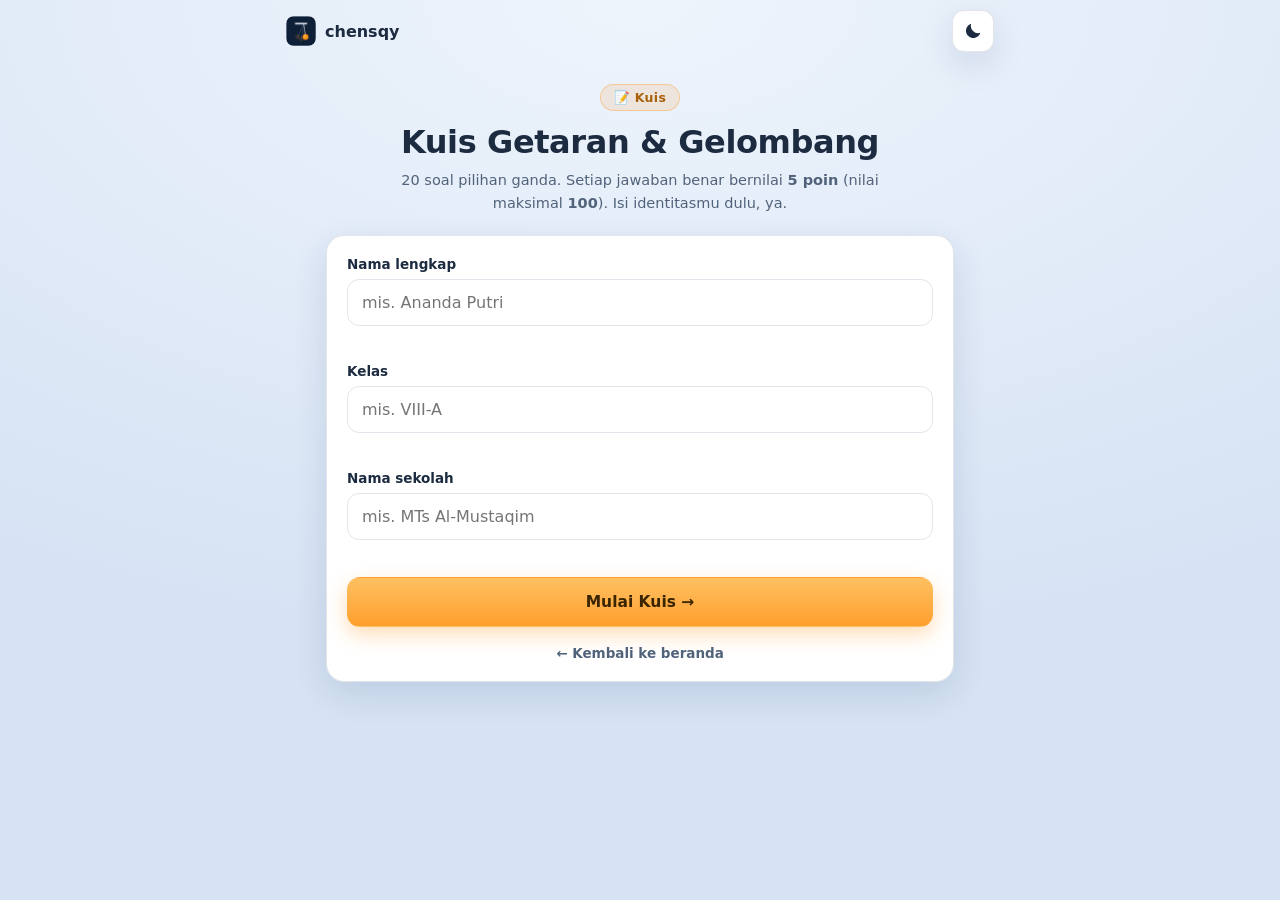
<file: kuis/index.html>
<!doctype html>
<html lang="id">
<head>
<meta charset="utf-8">
<meta name="viewport" content="width=device-width, initial-scale=1, viewport-fit=cover">
<title>Kuis Getaran &amp; Gelombang | chensqy</title>
<meta name="description" content="Kuis interaktif getaran dan gelombang: 20 soal pilihan ganda, skor otomatis (maks 100), lengkap dengan kunci jawaban dan pembahasan tiap soal.">
<meta name="theme-color" content="#123a74">
<link rel="icon" href="/assets/favicon.ico" sizes="any">
<link rel="icon" type="image/png" href="/assets/favicon-32.png">
<link rel="apple-touch-icon" href="/assets/apple-touch-icon.png">
<meta property="og:type" content="website">
<meta property="og:title" content="Kuis Getaran & Gelombang">
<meta property="og:description" content="20 soal pilihan ganda, skor otomatis (maks 100), lengkap kunci & pembahasan.">
<meta property="og:image" content="https://chensqy.my.id/assets/og-image.jpg">
<style>
:root{
  --font:"Inter","Segoe UI",system-ui,-apple-system,Roboto,"Helvetica Neue",Arial,sans-serif;
  --accent:#ff9f2e; --accent2:#ffc061; --brand:#123a74;
  --ink:#1c2b40; --sub:#51637b; --card:#ffffff; --line:rgba(20,45,90,.12);
  --bg1:#eef4fc; --bg2:#d6e3f4; --shadow:0 12px 34px rgba(20,45,90,.12);
  --sel:#eaf2ff; --sel-brd:#1f6fd0;
  --ok-bg:rgba(31,156,77,.10); --ok-brd:rgba(31,156,77,.5);
  --no-bg:rgba(226,60,60,.09); --no-brd:rgba(226,60,60,.45);
  --track:rgba(20,45,90,.12);
}
:root[data-theme="gelap"]{
  --ink:#eaf1fb; --sub:#aab8cf; --brand:#8fb4ee; --card:#0f1a2e; --line:rgba(255,255,255,.10);
  --bg1:#132443; --bg2:#070d18; --shadow:0 12px 34px rgba(0,0,0,.45);
  --sel:rgba(31,111,208,.22); --sel-brd:#4f8fe0;
  --ok-bg:rgba(31,156,77,.16); --ok-brd:rgba(66,211,146,.5);
  --no-bg:rgba(226,60,60,.16); --no-brd:rgba(255,120,120,.5);
  --track:rgba(255,255,255,.14);
}
*{box-sizing:border-box}
html,body{margin:0}
body{font-family:var(--font); color:var(--ink); min-height:100vh; -webkit-tap-highlight-color:transparent;
  background:radial-gradient(130% 100% at 50% 0%, var(--bg1) 0%, var(--bg2) 72%) fixed;}
.topbar{display:flex; align-items:center; justify-content:space-between; gap:12px;
  padding:max(10px,env(safe-area-inset-top)) clamp(14px,4vw,26px) 10px; max-width:760px; margin:0 auto}
.brand{display:flex; align-items:center; gap:9px; font-weight:800; color:var(--ink); text-decoration:none}
.brand img{width:30px; height:30px; border-radius:8px}
.tbtn{width:42px; height:42px; border-radius:12px; border:1px solid var(--line); background:var(--card);
  color:var(--ink); cursor:pointer; display:grid; place-items:center; box-shadow:var(--shadow)}
.tbtn svg{width:22px; height:22px; fill:currentColor}

.k-wrap{max-width:680px; margin:0 auto; padding:8px clamp(14px,4vw,26px) 60px}
.k-hero{text-align:center; margin:14px 0 20px}
.k-badge{display:inline-block; font-weight:800; font-size:12.5px; letter-spacing:.3px; color:#a9600a;
  background:rgba(255,159,46,.14); border:1px solid rgba(255,159,46,.4); padding:5px 13px; border-radius:999px}
:root[data-theme="gelap"] .k-badge{color:var(--accent)}
.k-hero h1{margin:12px 0 8px; font-size:clamp(23px,5.4vw,32px); letter-spacing:-.4px}
.k-hero p{margin:0 auto; max-width:520px; color:var(--sub); font-size:14.5px; line-height:1.6}

.k-card{background:var(--card); border:1px solid var(--line); border-radius:18px; box-shadow:var(--shadow); padding:20px}

.k-form{display:flex; flex-direction:column; gap:16px}
.k-field{display:flex; flex-direction:column; gap:7px}
.k-field span{font-weight:700; font-size:13.5px}
.k-field input{font-family:var(--font); font-size:16px; color:var(--ink); background:transparent;
  border:1.5px solid var(--line); border-radius:12px; padding:13px 14px; outline:none; transition:border-color .15s}
.k-field input:focus{border-color:var(--sel-brd)}
.k-err{color:#e23c3c; font-size:12.5px; font-style:normal; min-height:14px}

.k-btn{font-family:var(--font); font-weight:800; font-size:15.5px; border-radius:13px; padding:14px 20px;
  cursor:pointer; border:1px solid transparent; min-height:50px; display:inline-flex; align-items:center; justify-content:center; gap:8px; text-decoration:none}
.k-btn-primary{color:#3a2500; background:linear-gradient(180deg,var(--accent2),var(--accent)); box-shadow:0 8px 20px rgba(255,159,46,.34)}
.k-btn-primary:active{transform:scale(.985)}
.k-btn-ghost{color:var(--brand); background:var(--card); border-color:var(--line)}
.k-btn:disabled{opacity:.4; cursor:not-allowed}
.k-back{display:block; text-align:center; margin-top:2px; color:var(--sub); text-decoration:none; font-size:13.5px; font-weight:600}

/* progres */
.k-quiztop{margin:6px 0 14px}
.k-prog{height:8px; border-radius:999px; background:var(--track); overflow:hidden}
.k-prog-bar{height:100%; border-radius:999px; background:linear-gradient(90deg,var(--accent2),var(--accent)); transition:width .25s ease}
.k-progtext{display:flex; justify-content:space-between; margin-top:8px; font-size:12.5px; color:var(--sub)}
.k-progtext b{color:var(--ink)}

/* kartu soal */
.k-qcard{padding:22px 20px}
.k-qnum{font-size:12px; font-weight:800; letter-spacing:.5px; text-transform:uppercase; color:var(--accent)}
.k-qtext{margin:8px 0 4px; font-size:17px; line-height:1.55; font-weight:600}
.k-fig{margin:14px 0 4px; background:#fff; border:1px solid var(--line); border-radius:14px; padding:12px; text-align:center}
.k-fig svg{width:100%; height:auto; max-height:210px}
.k-fig-sm svg{max-height:150px}

.k-opts{display:flex; flex-direction:column; gap:10px; margin-top:16px}
.k-opt{display:flex; align-items:center; gap:12px; text-align:left; width:100%; min-height:52px;
  padding:12px 14px; border-radius:13px; border:1.5px solid var(--line); background:var(--card); color:var(--ink);
  font-family:var(--font); font-size:15px; line-height:1.4; cursor:pointer; transition:border-color .12s, background .12s}
.k-opt:hover{border-color:var(--sel-brd)}
.k-opt.is-sel{border-color:var(--sel-brd); background:var(--sel)}
.k-optl{flex:0 0 auto; width:28px; height:28px; border-radius:8px; display:grid; place-items:center;
  font-weight:800; font-size:13.5px; background:var(--track); color:var(--ink)}
.k-opt.is-sel .k-optl{background:var(--sel-brd); color:#fff}
.k-optt{flex:1}

.k-nav{display:flex; gap:12px; margin-top:18px}
.k-nav .k-btn{flex:1}
.k-unans{margin-top:14px; background:var(--no-bg); border:1px solid var(--no-brd); border-radius:12px; padding:12px 14px; font-size:13.5px; line-height:1.7; color:var(--ink)}
.k-unans b{color:#c0392b}
:root[data-theme="gelap"] .k-unans b{color:#ff8a8a}
.k-unans-chips{display:inline-flex; flex-wrap:wrap; gap:6px; margin-left:4px; vertical-align:middle}
.k-unans-chip{width:30px; height:30px; border-radius:8px; border:1px solid var(--no-brd); background:var(--card); color:var(--ink); font-weight:700; font-size:13px; cursor:pointer}
.k-unans-chip:hover{background:var(--no-bg)}

/* hasil */
.k-result{text-align:center}
.k-rident{font-weight:700; font-size:15px; color:var(--ink)}
.k-rident span{color:var(--sub)}
.k-score{display:flex; align-items:center; gap:20px; justify-content:center; margin:18px 0; flex-wrap:wrap}
.k-ring{--v:0; width:132px; height:132px; border-radius:50%; flex:0 0 auto;
  background:conic-gradient(var(--gc) calc(var(--v)*1%), var(--track) 0); display:grid; place-items:center}
.k-ring-in{width:100px; height:100px; border-radius:50%; background:var(--card); display:grid; place-items:center; line-height:1}
.k-ring-in b{font-size:34px; font-weight:800}
.k-ring-in small{font-size:13px; color:var(--sub)}
.k-scoremeta{text-align:left}
.k-grade{font-size:20px; font-weight:800}
.k-benar{margin-top:4px; color:var(--sub); font-size:14.5px}
.k-benar b{color:var(--ink)}
.k-rule{margin-top:2px; color:var(--sub); font-size:12.5px}
.k-save{margin-top:8px; font-size:12.5px; min-height:16px; color:var(--sub)}
.k-save-ok{color:#1f9c4d; font-weight:700}
.k-save-no{color:#e23c3c; font-weight:700}
.k-ractions{display:flex; gap:12px; margin-top:6px}
.k-ractions .k-btn{flex:1}

/* review */
.k-review{margin-top:24px}
.k-revh{margin:0 0 4px; font-size:19px}
.k-revsub{margin:0 0 14px; color:var(--sub); font-size:13.5px}
.k-ritem{background:var(--card); border:1px solid var(--line); border-left-width:4px; border-radius:14px; padding:16px 16px; margin-bottom:12px; box-shadow:var(--shadow)}
.k-ritem.is-ok{border-left-color:#1f9c4d}
.k-ritem.is-no{border-left-color:#e23c3c}
.k-rq{display:flex; gap:10px; font-size:15px; line-height:1.5; align-items:flex-start}
.k-rmark{flex:0 0 auto; width:24px; height:24px; border-radius:50%; display:grid; place-items:center; font-weight:800; font-size:14px; color:#fff}
.is-ok .k-rmark{background:#1f9c4d}
.is-no .k-rmark{background:#e23c3c}
.k-ropts{list-style:none; margin:12px 0 0; padding:0; display:flex; flex-direction:column; gap:6px}
.k-ropts li{display:flex; gap:9px; align-items:flex-start; font-size:14px; line-height:1.45; padding:8px 10px; border-radius:9px; color:var(--sub)}
.k-ropts li .k-optl{width:24px; height:24px; font-size:12px}
.k-ropts li.k-correct{background:var(--ok-bg); border:1px solid var(--ok-brd); color:var(--ink); font-weight:600}
.k-ropts li.k-wrong{background:var(--no-bg); border:1px solid var(--no-brd); color:var(--ink)}
.k-ropts li em{font-style:normal; font-weight:700; font-size:12px; opacity:.85}
.k-note{margin-top:12px; font-size:13.5px; line-height:1.55; color:var(--sub); background:rgba(255,159,46,.08);
  border:1px solid rgba(255,159,46,.28); border-radius:10px; padding:10px 12px}
.k-note b{color:var(--ink)}
.k-note-empty{background:var(--no-bg); border-color:var(--no-brd)}

@media (max-width:460px){
  .k-scoremeta{text-align:center}
  .k-score{gap:14px}
}
</style>
</head>
<body>
  <div class="topbar">
    <a class="brand" href="/"><img src="/assets/logo.png" alt=""> chensqy</a>
    <button class="tbtn" id="theme" type="button" aria-label="Mode terang / gelap"></button>
  </div>
  <div id="app"></div>

<script>
(function(){
  var KEY='chensqy-theme', root=document.documentElement, btn=document.getElementById('theme');
  var MOON='<svg viewBox="0 0 24 24"><path d="M20 14a8 8 0 1 1-10-10 8 8 0 0 0 10 10z"/></svg>';
  var SUN='<svg viewBox="0 0 24 24"><circle cx="12" cy="12" r="4.5"/><g stroke="currentColor" stroke-width="2" fill="none"><path d="M12 2v3M12 19v3M2 12h3M19 12h3M4.9 4.9l2.1 2.1M17 17l2.1 2.1M19.1 4.9L17 7M7 17l-2.1 2.1"/></g></svg>';
  function get(){ try{return localStorage.getItem(KEY)||'terang'}catch(e){return 'terang'} }
  function apply(t){ root.setAttribute('data-theme', t); btn.innerHTML = t==='gelap'?SUN:MOON; }
  apply(get());
  btn.addEventListener('click', function(){ var t=get()==='gelap'?'terang':'gelap'; try{localStorage.setItem(KEY,t)}catch(e){} apply(t); });
})();
</script>
<script type="module" src="/js/kuis.js?v=4"></script>
</body>
</html>
</file>
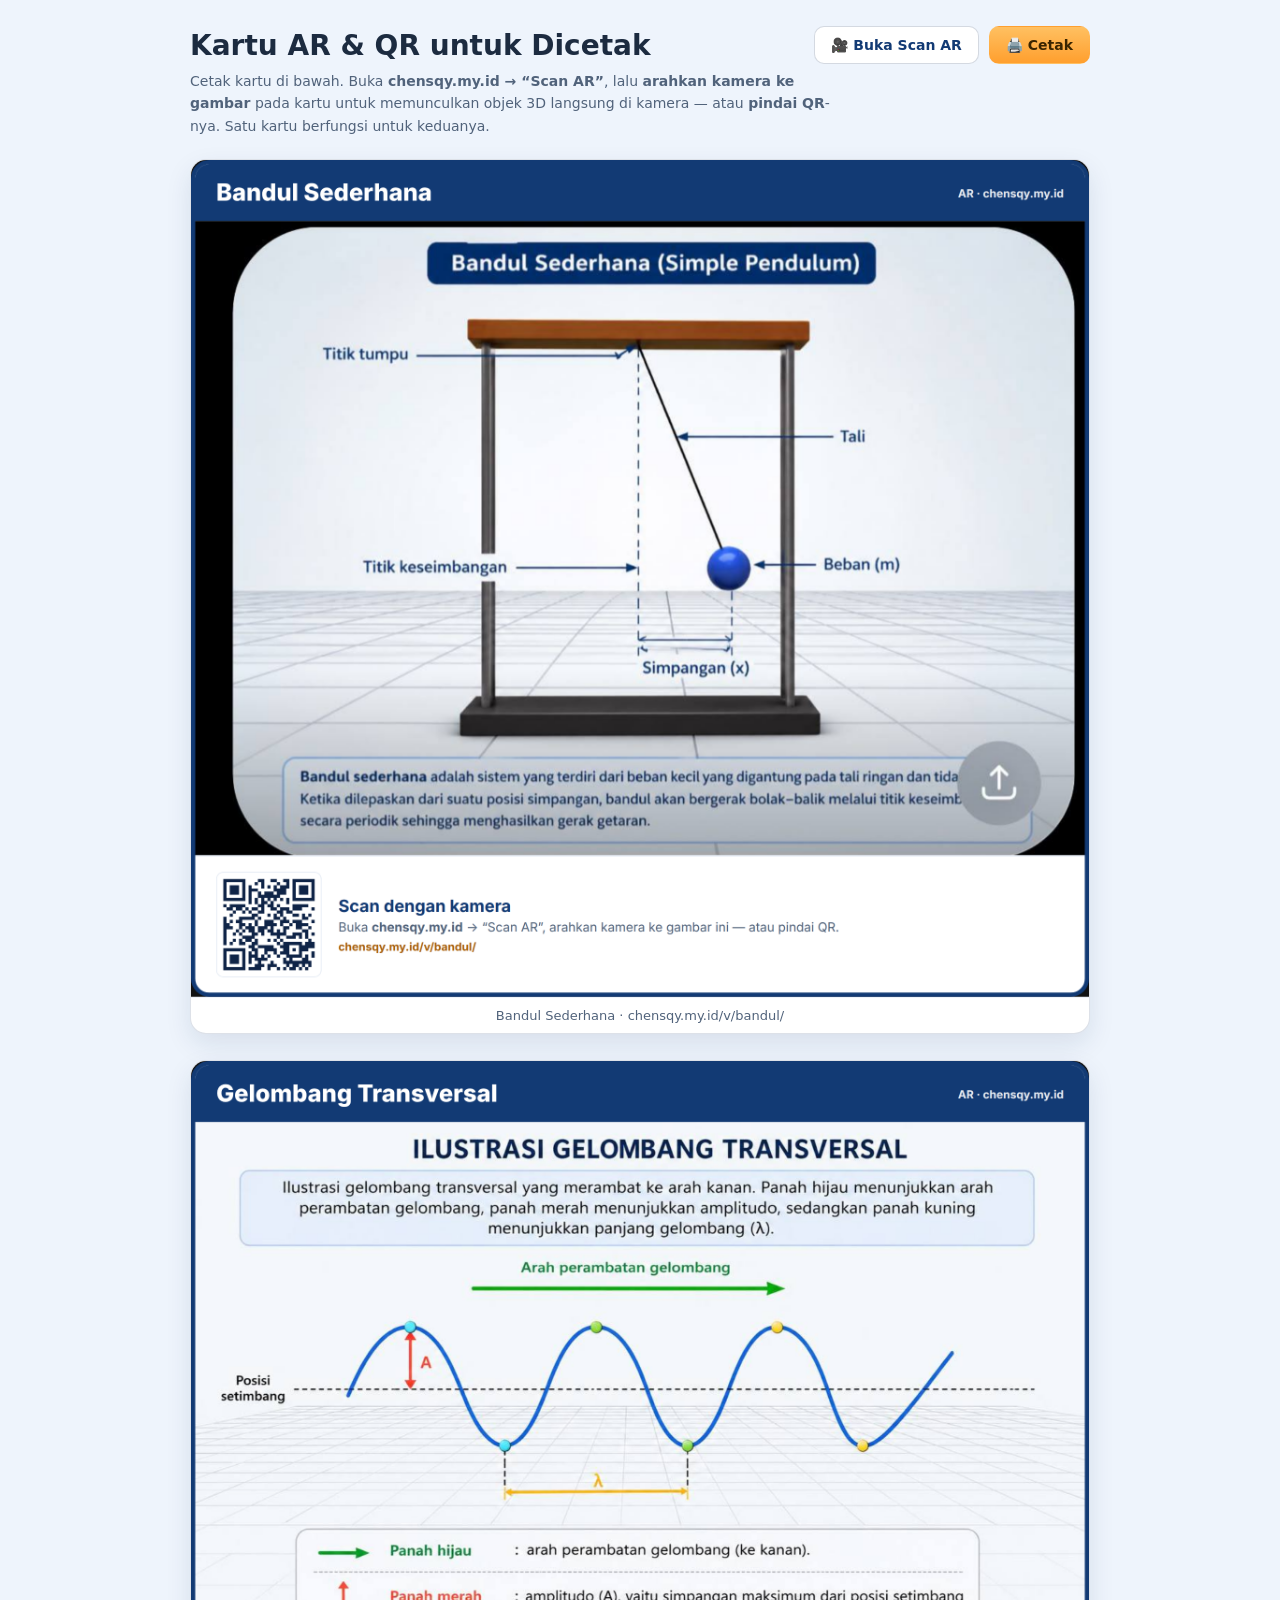
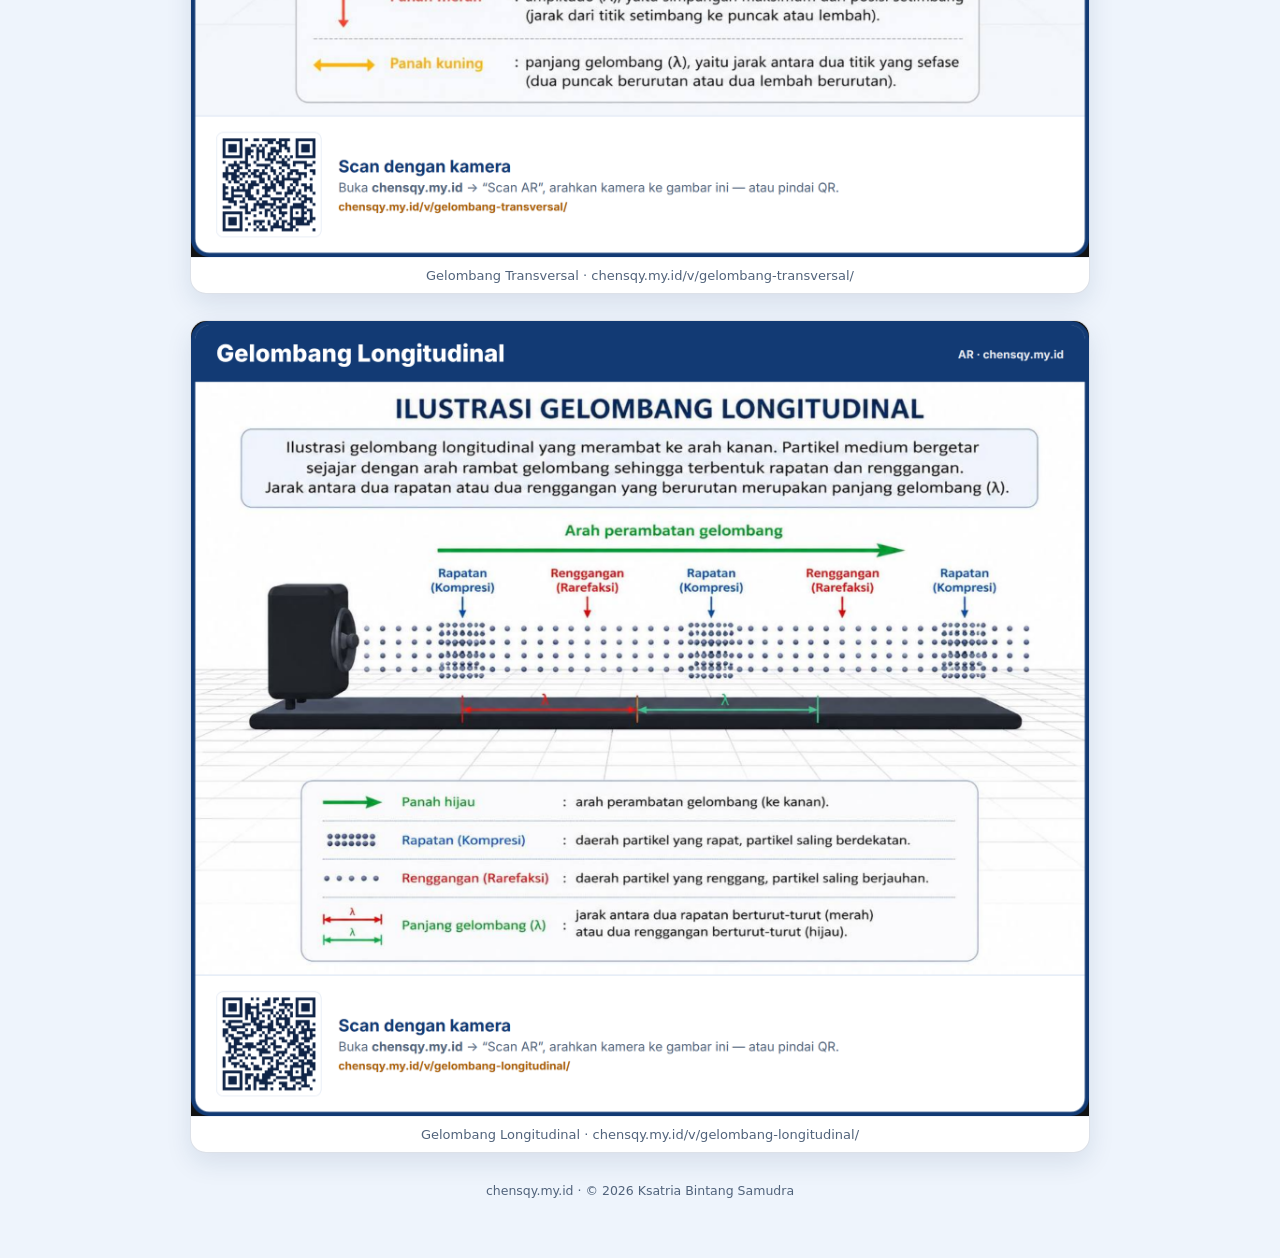
<file: qr/index.html>
<!doctype html>
<html lang="id">
<head>
<meta charset="utf-8">
<meta name="viewport" content="width=device-width, initial-scale=1">
<title>Kartu AR & QR untuk Dicetak | chensqy</title>
<meta name="description" content="Kartu materi untuk dicetak: arahkan kamera ke gambar (AR) atau pindai QR untuk membuka model 3D.">
<meta name="theme-color" content="#123a74">
<link rel="icon" href="/assets/favicon.ico" sizes="any">
<style>
:root{--font:"Inter","Segoe UI",system-ui,-apple-system,Roboto,Arial,sans-serif}
*{box-sizing:border-box}
html,body{margin:0}
body{font-family:var(--font); color:#1c2b40; background:#eef4fc; padding:26px 16px 60px}
.wrap{max-width:900px; margin:0 auto}
.top{display:flex; align-items:center; justify-content:space-between; gap:12px; margin-bottom:6px; flex-wrap:wrap}
h1{font-size:clamp(20px,4vw,28px); margin:0}
.sub{color:#51637b; margin:6px 0 22px; font-size:14px; line-height:1.6; max-width:640px}
.btns{display:flex; gap:10px}
.btn{border:1px solid rgba(20,45,90,.18); background:#fff; color:#123a74; font-weight:700; font-family:var(--font);
  padding:10px 16px; border-radius:10px; cursor:pointer; text-decoration:none; font-size:14px}
.btn.acc{background:linear-gradient(180deg,#ffc061,#ff9f2e); color:#3a2500; border-color:transparent}
.cards{display:grid; gap:26px}
.kartu{background:#fff; border:1px solid rgba(20,45,90,.14); border-radius:16px; overflow:hidden;
  box-shadow:0 10px 26px rgba(20,45,90,.10); break-inside:avoid}
.kartu img{width:100%; display:block}
.cap{padding:10px 16px; font-size:13px; color:#51637b; text-align:center; border-top:1px solid #eef2f8}
footer{margin-top:30px; text-align:center; color:#51637b; font-size:12.5px}
@media print{ body{background:#fff; padding:0} .btns,.sub{display:none} .kartu{box-shadow:none; page-break-after:always; border:none} h1{display:none} }
</style>
</head>
<body>
<div class="wrap">
  <div class="top">
    <h1>Kartu AR &amp; QR untuk Dicetak</h1>
    <div class="btns">
      <a class="btn" href="/scan/">🎥 Buka Scan AR</a>
      <button class="btn acc" onclick="window.print()">🖨️ Cetak</button>
    </div>
  </div>
  <p class="sub">Cetak kartu di bawah. Buka <b>chensqy.my.id → “Scan AR”</b>, lalu <b>arahkan kamera ke gambar</b> pada kartu untuk memunculkan objek 3D langsung di kamera — atau <b>pindai QR</b>-nya. Satu kartu berfungsi untuk keduanya.</p>
  <div class="cards">
    <div class="kartu"><img src="/media/marker/kartu-bandul.png" alt="Kartu AR Bandul Sederhana"><div class="cap">Bandul Sederhana · chensqy.my.id/v/bandul/</div></div>
    <div class="kartu"><img src="/media/marker/kartu-gelombang-transversal.png" alt="Kartu AR Gelombang Transversal"><div class="cap">Gelombang Transversal · chensqy.my.id/v/gelombang-transversal/</div></div>
    <div class="kartu"><img src="/media/marker/kartu-gelombang-longitudinal.png" alt="Kartu AR Gelombang Longitudinal"><div class="cap">Gelombang Longitudinal · chensqy.my.id/v/gelombang-longitudinal/</div></div>
  </div>
  <footer>chensqy.my.id · © 2026 Ksatria Bintang Samudra</footer>
</div>
</body>
</html>
</file>
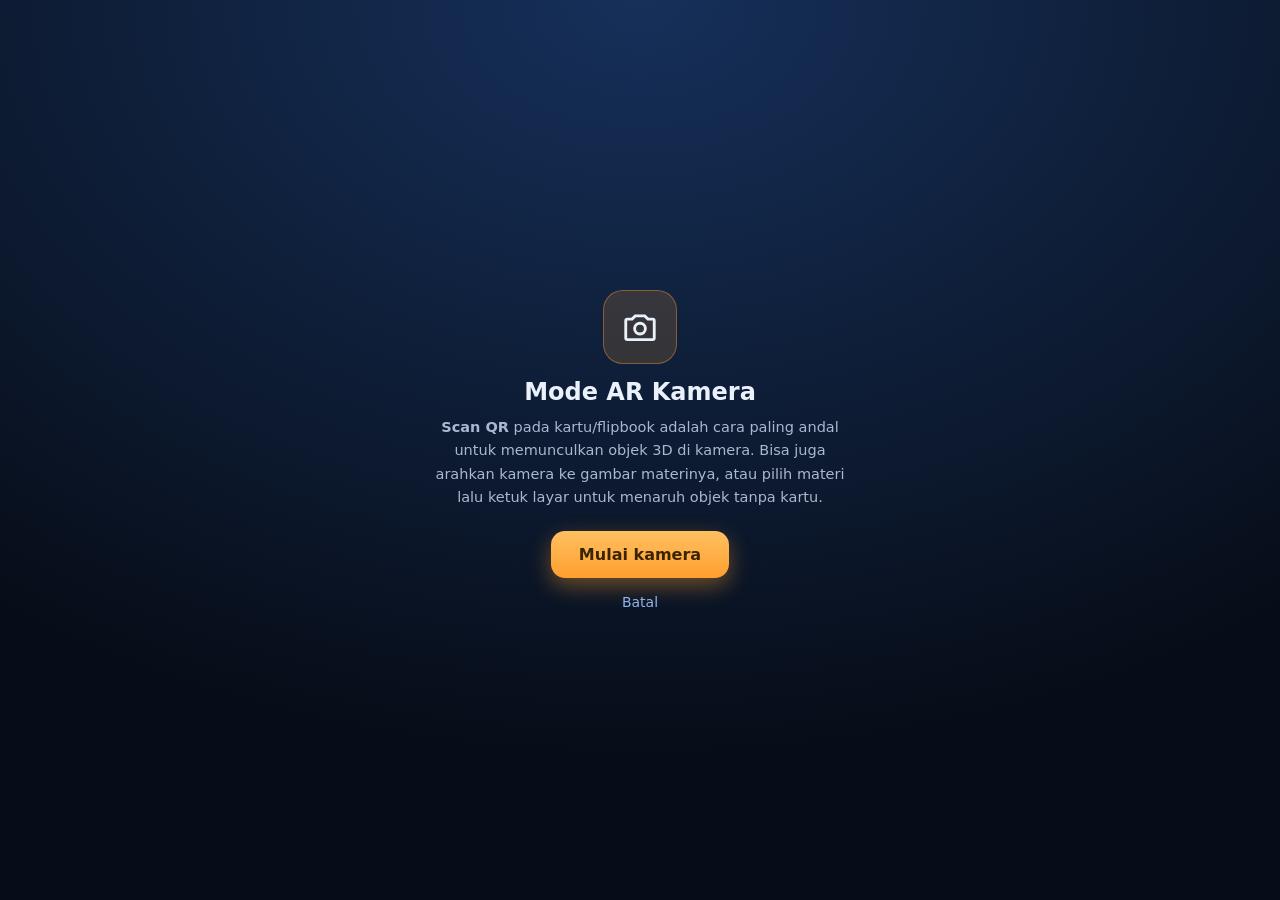
<file: scan/index.html>
<!doctype html>
<html lang="id">
<head>
<meta charset="utf-8">
<meta name="viewport" content="width=device-width, initial-scale=1, maximum-scale=1, user-scalable=no, viewport-fit=cover">
<title>AR Kamera — Scan Materi 3D | chensqy</title>
<meta name="description" content="Mode AR kamera: arahkan kamera HP ke kartu materi atau scan QR untuk memunculkan objek 3D langsung di kamera.">
<meta name="theme-color" content="#070d18">
<link rel="icon" href="/assets/favicon.ico" sizes="any">
<link rel="icon" type="image/png" href="/assets/favicon-32.png">
<link rel="apple-touch-icon" href="/assets/apple-touch-icon.png">
<meta property="og:type" content="website">
<meta property="og:title" content="AR Kamera — Scan Materi 3D">
<meta property="og:description" content="Arahkan kamera ke kartu materi atau scan QR untuk memunculkan objek 3D di kamera.">
<meta property="og:image" content="/assets/og-image.jpg">
<link rel="stylesheet" href="/css/viewer.css?v=5">
<script type="importmap">
{ "imports": { "three": "/vendor/three.module.js", "three/addons/": "/vendor/jsm/" } }
</script>
</head>
<body>
<div id="app"></div>
<script src="/vendor/jsqr.min.js"></script>
<script type="module" src="/js/ar.js?v=4"></script>
</body>
</html>
</file>
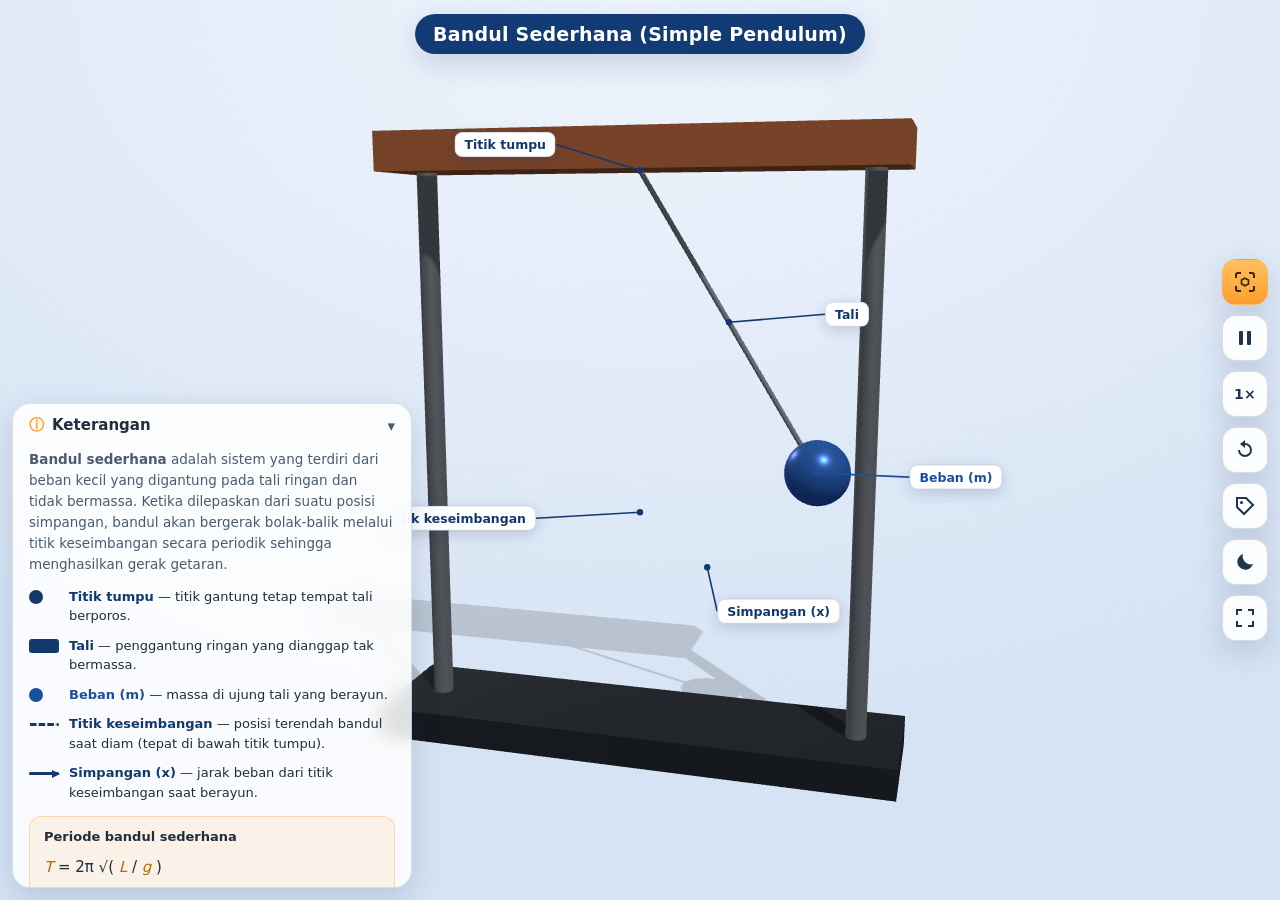
<file: v/bandul/index.html>
<!doctype html>
<html lang="id">
<head>
<meta charset="utf-8">
<meta name="viewport" content="width=device-width, initial-scale=1, maximum-scale=1, user-scalable=no, viewport-fit=cover">
<title>Bandul Sederhana — Materi 3D | chensqy</title>
<meta name="description" content="Penampil 3D bandul sederhana: putar bebas, atur kecepatan, jeda animasi, mode AR kamera, dan keterangan tiap bagian.">
<meta name="theme-color" content="#123a74">
<link rel="icon" href="/assets/favicon.ico" sizes="any">
<link rel="icon" type="image/png" href="/assets/favicon-32.png">
<link rel="apple-touch-icon" href="/assets/apple-touch-icon.png">
<meta property="og:type" content="website">
<meta property="og:title" content="Bandul Sederhana — Materi 3D">
<meta property="og:description" content="Model 3D bandul sederhana: putar bebas, atur kecepatan, jeda, dan AR kamera.">
<meta property="og:image" content="/assets/og-image.jpg">
<link rel="stylesheet" href="/css/viewer.css?v=5">
<script type="importmap">
{ "imports": { "three": "/vendor/three.module.js", "three/addons/": "/vendor/jsm/" } }
</script>
</head>
<body>
<div id="app"></div>
<script>window.MATERI_SLUG = "bandul";</script>
<script type="module" src="/js/viewer.js?v=4"></script>
</body>
</html>
</file>
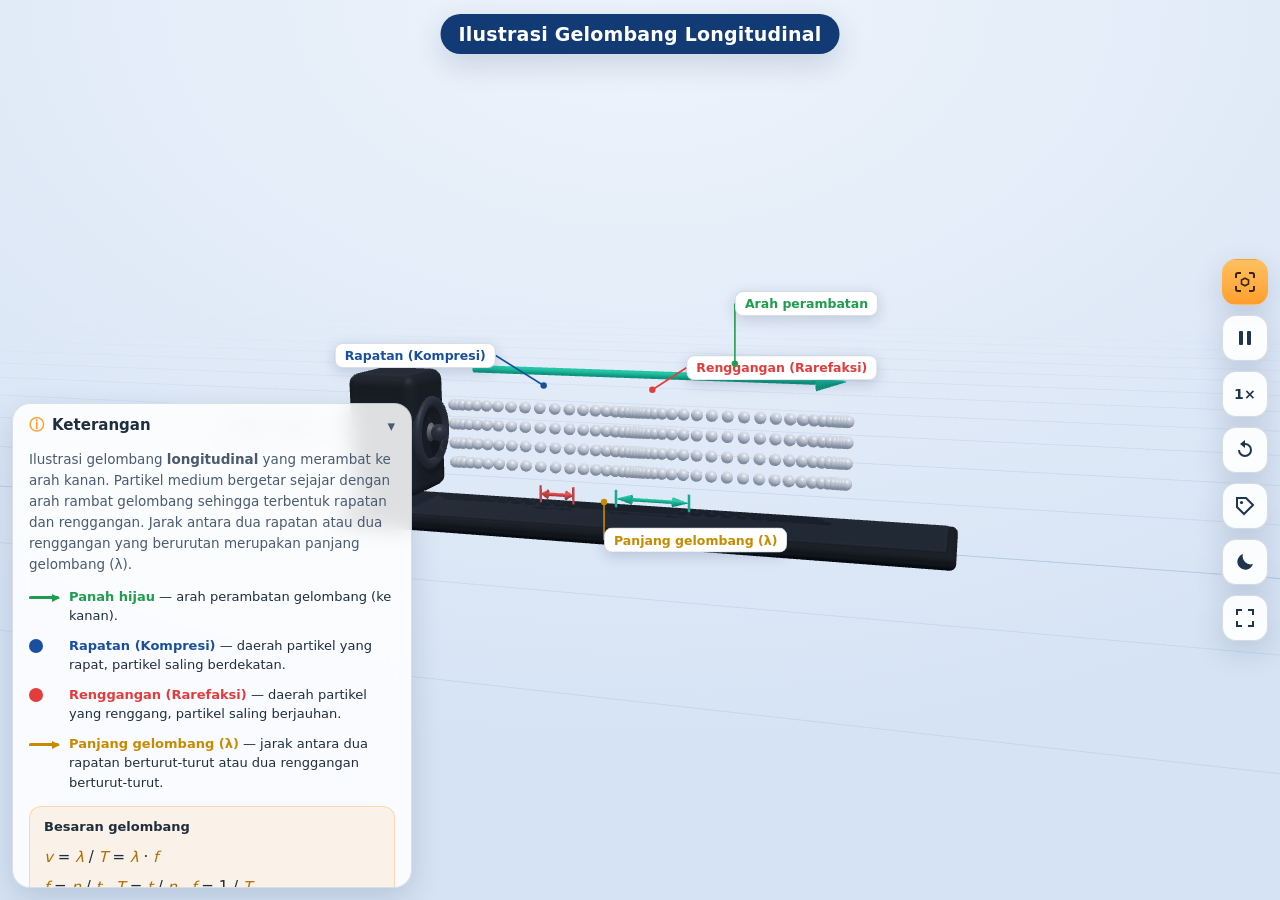
<file: v/gelombang-longitudinal/index.html>
<!doctype html>
<html lang="id">
<head>
<meta charset="utf-8">
<meta name="viewport" content="width=device-width, initial-scale=1, maximum-scale=1, user-scalable=no, viewport-fit=cover">
<title>Gelombang Longitudinal — Materi 3D | chensqy</title>
<meta name="description" content="Penampil 3D gelombang longitudinal: putar bebas, atur kecepatan, jeda, mode AR kamera, keterangan rapatan, renggangan, dan panjang gelombang.">
<meta name="theme-color" content="#123a74">
<link rel="icon" href="/assets/favicon.ico" sizes="any">
<link rel="icon" type="image/png" href="/assets/favicon-32.png">
<link rel="apple-touch-icon" href="/assets/apple-touch-icon.png">
<meta property="og:type" content="website">
<meta property="og:title" content="Gelombang Longitudinal — Materi 3D">
<meta property="og:description" content="Model 3D gelombang longitudinal: putar bebas, atur kecepatan, jeda, dan AR kamera.">
<meta property="og:image" content="/assets/og-image.jpg">
<link rel="stylesheet" href="/css/viewer.css?v=5">
<script type="importmap">
{ "imports": { "three": "/vendor/three.module.js", "three/addons/": "/vendor/jsm/" } }
</script>
</head>
<body>
<div id="app"></div>
<script>window.MATERI_SLUG = "gelombang-longitudinal";</script>
<script type="module" src="/js/viewer.js?v=4"></script>
</body>
</html>
</file>
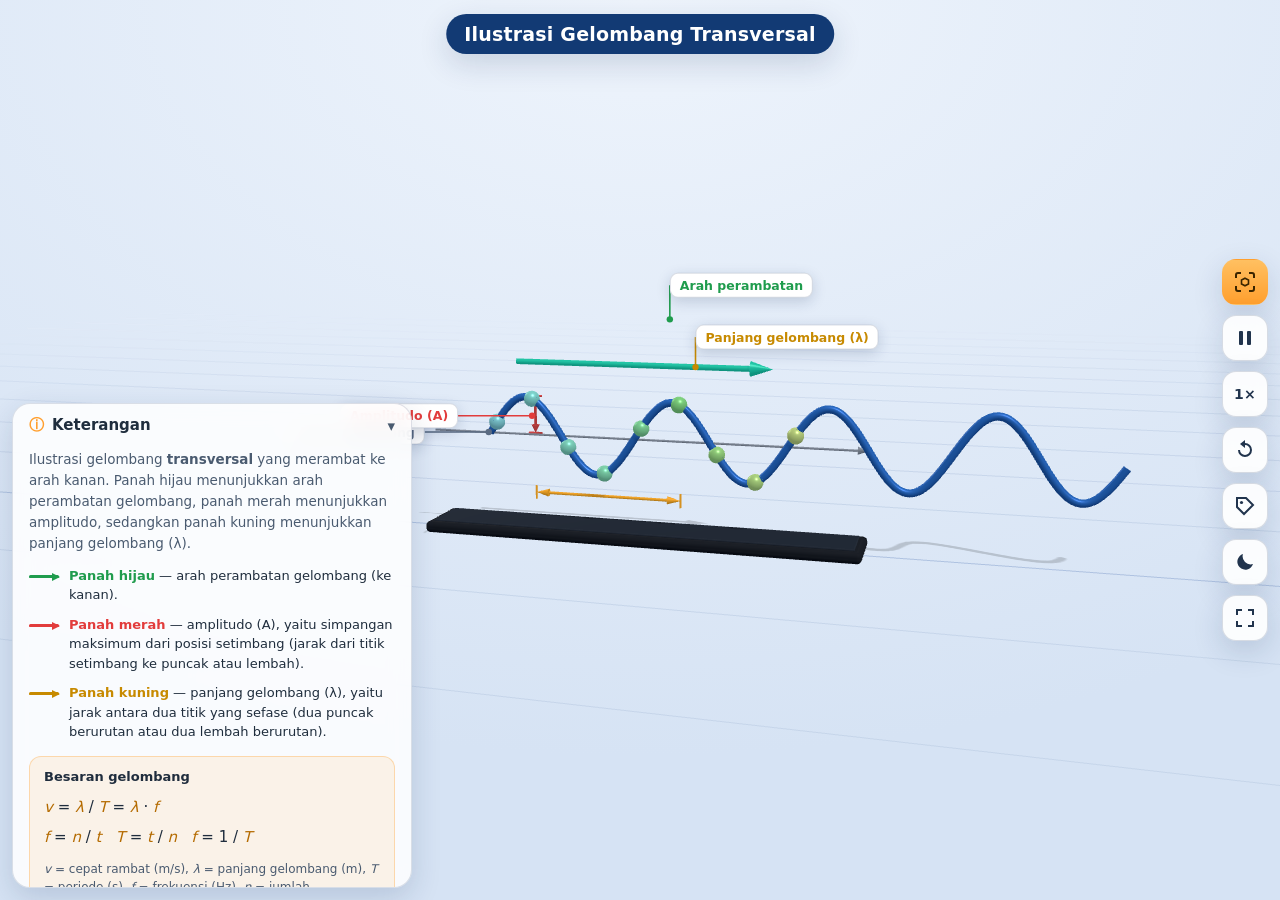
<file: v/gelombang-transversal/index.html>
<!doctype html>
<html lang="id">
<head>
<meta charset="utf-8">
<meta name="viewport" content="width=device-width, initial-scale=1, maximum-scale=1, user-scalable=no, viewport-fit=cover">
<title>Gelombang Transversal — Materi 3D | chensqy</title>
<meta name="description" content="Penampil 3D gelombang transversal: putar bebas, atur kecepatan, jeda, mode AR kamera, keterangan arah rambat, amplitudo, dan panjang gelombang.">
<meta name="theme-color" content="#123a74">
<link rel="icon" href="/assets/favicon.ico" sizes="any">
<link rel="icon" type="image/png" href="/assets/favicon-32.png">
<link rel="apple-touch-icon" href="/assets/apple-touch-icon.png">
<meta property="og:type" content="website">
<meta property="og:title" content="Gelombang Transversal — Materi 3D">
<meta property="og:description" content="Model 3D gelombang transversal: putar bebas, atur kecepatan, jeda, dan AR kamera.">
<meta property="og:image" content="/assets/og-image.jpg">
<link rel="stylesheet" href="/css/viewer.css?v=5">
<script type="importmap">
{ "imports": { "three": "/vendor/three.module.js", "three/addons/": "/vendor/jsm/" } }
</script>
</head>
<body>
<div id="app"></div>
<script>window.MATERI_SLUG = "gelombang-transversal";</script>
<script type="module" src="/js/viewer.js?v=4"></script>
</body>
</html>
</file>
<file: css/viewer.css>
/* Penampil 3D studio — chensqy.my.id. Tema terang (utama) + gelap. Tanpa font/asset eksternal. */
:root {
  --font: "Inter","Segoe UI",system-ui,-apple-system,Roboto,"Helvetica Neue",Arial,sans-serif;
  --accent: #ff9f2e;
  --chip-bg: #123a74;
  --chip-ink: #ffffff;
  --ink: #1f2d3d;
  --sub: #4a5b70;
  --panel-bg: rgba(255,255,255,.86);
  --panel-brd: rgba(20,45,90,.14);
  --btn-bg: rgba(255,255,255,.9);
  --btn-ink: #21344d;
  --btn-brd: rgba(20,45,90,.16);
  --lead-bg: #ffffff;
  --lead-brd: rgba(20,45,90,.16);
  --shadow: 0 10px 30px rgba(20,45,90,.16);
}
:root[data-theme="gelap"] {
  --chip-bg: #12376e;
  --ink: #eaf1fb;
  --sub: #aab8cf;
  --panel-bg: rgba(12,20,34,.82);
  --panel-brd: rgba(255,255,255,.12);
  --btn-bg: rgba(15,26,46,.86);
  --btn-ink: #dfe9f8;
  --btn-brd: rgba(255,255,255,.14);
  --lead-bg: #0f1a2e;
  --lead-brd: rgba(255,255,255,.16);
  --shadow: 0 10px 30px rgba(0,0,0,.45);
}

* { box-sizing: border-box; }
html, body { height: 100%; margin: 0; }
body {
  font-family: var(--font);
  color: var(--ink);
  overflow: hidden;
  background: radial-gradient(130% 120% at 50% 0%, #eef4fc 0%, #d6e3f4 70%); /* fallback; JS menimpa */
  -webkit-tap-highlight-color: transparent;
}

/* panggung 3D */
.v-stage { position: fixed; inset: 0; }
.v-canvas, .v-labels { position: absolute; inset: 0; }
.v-canvas canvas { display: block; width: 100%; height: 100%; touch-action: none; }
.v-labels { pointer-events: none; }

/* chip judul */
.v-chip {
  position: fixed; top: max(14px, env(safe-area-inset-top)); left: 50%; transform: translateX(-50%);
  z-index: 5; padding: 9px 18px; border-radius: 999px;
  background: var(--chip-bg); color: var(--chip-ink);
  font-weight: 800; font-size: clamp(14px, 3.6vw, 19px); letter-spacing: .2px;
  box-shadow: var(--shadow); max-width: min(92vw, 620px); text-align: center;
}

/* toolbar kontrol */
.v-toolbar {
  position: fixed; z-index: 6; top: 50%; right: max(12px, env(safe-area-inset-right)); transform: translateY(-50%);
  display: flex; flex-direction: column; gap: 10px;
}
.v-btn {
  width: 46px; height: 46px; border-radius: 14px; cursor: pointer;
  display: grid; place-items: center; padding: 0;
  background: var(--btn-bg); color: var(--btn-ink); border: 1px solid var(--btn-brd);
  box-shadow: var(--shadow); backdrop-filter: blur(8px); -webkit-backdrop-filter: blur(8px);
  transition: transform .12s ease, background .2s ease;
}
.v-btn:hover { transform: translateY(-1px); }
.v-btn:active { transform: scale(.94); }
.v-btn svg { width: 24px; height: 24px; fill: currentColor; }
.v-btn.is-paused { background: linear-gradient(180deg,#ffc061,#ff9f2e); color:#3a2500; border-color: transparent; }
.v-btn.is-off { opacity: .55; }
a.v-btn { text-decoration: none; }
.v-btn-ar { background: linear-gradient(180deg,#ffc061,#ff9f2e); color:#3a2500; border-color: transparent; }
.v-btn-speed { font-family: var(--font); font-weight: 800; font-size: 14px; letter-spacing: .3px; }
.v-btn-speed.is-alt { color: var(--accent); border-color: rgba(255,159,46,.5); }

/* panel keterangan (bawah-kiri di desktop, bottom-sheet di HP) */
.v-panel {
  position: fixed; z-index: 6;
  left: max(12px, env(safe-area-inset-left)); bottom: max(12px, env(safe-area-inset-bottom));
  width: min(400px, calc(100vw - 24px));
  background: var(--panel-bg); border: 1px solid var(--panel-brd); border-radius: 18px;
  box-shadow: var(--shadow); backdrop-filter: blur(10px); -webkit-backdrop-filter: blur(10px);
  overflow: hidden;
}
.v-panel-head {
  width: 100%; display: flex; align-items: center; justify-content: space-between;
  padding: 12px 16px; cursor: pointer; border: 0; background: transparent; color: var(--ink);
  font-family: var(--font); font-weight: 800; font-size: 15px;
}
.v-panel-title::before { content: "ⓘ"; margin-right: 8px; color: var(--accent); font-weight: 900; }
.v-caret { transition: transform .2s ease; color: var(--sub); }
.v-panel.is-collapsed .v-caret { transform: rotate(-90deg); }
.v-panel-body {
  padding: 0 16px 16px; max-height: min(52vh, 440px); overflow-y: auto;
  transition: max-height .25s ease, padding .25s ease, opacity .2s ease;
}
.v-panel.is-collapsed .v-panel-body { max-height: 0; padding-top: 0; padding-bottom: 0; opacity: 0; }
.v-desc { margin: 2px 0 12px; font-size: 13.5px; line-height: 1.55; color: var(--sub); }

.v-legend { list-style: none; margin: 0; padding: 0; display: grid; gap: 10px; }
.v-legrow { display: grid; grid-template-columns: 30px 1fr; gap: 10px; align-items: start; }
.v-legtext { font-size: 13px; line-height: 1.5; color: var(--ink); }
.v-mark { margin-top: 3px; height: 14px; border-radius: 3px; background: var(--c, #888); }
.v-mark.mk-arrow { height: 0; border-top: 3px solid var(--c); margin-top: 9px; position: relative; }
.v-mark.mk-arrow::after { content:""; position:absolute; right:-1px; top:-5px; border-left:8px solid var(--c); border-top:4px solid transparent; border-bottom:4px solid transparent; }
.v-mark.mk-dashed { background: transparent; border-top: 3px dashed var(--c); height: 0; margin-top: 9px; }
.v-mark.mk-dot { height: 14px; width: 14px; border-radius: 50%; background: var(--c); }

.v-formula { margin-top: 14px; padding: 12px 14px; border-radius: 12px; background: rgba(255,159,46,.10); border: 1px solid rgba(255,159,46,.32); }
.v-formula-h { font-weight: 800; font-size: 13px; margin-bottom: 8px; color: var(--ink); }
.v-eq { font-size: 15px; padding: 6px 0; color: var(--ink); font-variant-numeric: tabular-nums; }
.v-eq i { color: #b46b00; font-style: italic; }
:root[data-theme="gelap"] .v-eq i { color: var(--accent); }
.v-formula-n { margin-top: 8px; font-size: 12px; line-height: 1.5; color: var(--sub); }

/* label 3D (leader line) */
.lbl3d { position: relative; width: 0; height: 0; }
.lbl-lead { position: absolute; left: 0; top: 0; overflow: visible; }
.lbl-pill {
  position: absolute; white-space: nowrap; padding: 4px 9px; border-radius: 8px;
  font-size: 12.5px; font-weight: 700; color: var(--c, #12386e);
  background: var(--lead-bg); border: 1px solid var(--lead-brd);
  box-shadow: 0 4px 14px rgba(20,45,90,.18);
}

/* loading */
.v-loading {
  position: fixed; inset: 0; z-index: 8; display: grid; place-content: center; gap: 14px; justify-items: center;
  color: var(--sub); font-size: 14px; background: transparent; pointer-events: none;
}
.v-spin { width: 34px; height: 34px; border-radius: 50%; border: 3px solid rgba(20,45,90,.18); border-top-color: var(--accent); animation: vspin 1s linear infinite; }
@keyframes vspin { to { transform: rotate(360deg); } }

/* ============ AR (kamera) ============ */
.ar-root, .ar-container { position: fixed; inset: 0; width: 100vw; height: 100vh; height: 100dvh; background: #05070c; touch-action: none; overscroll-behavior: none; }
.ar-container video, .ar-container canvas {
  position: absolute !important; top: 0 !important; left: 0 !important;
  width: 100% !important; height: 100% !important; object-fit: cover !important; margin: 0 !important;
}
.ar-labels { position: absolute; inset: 0; pointer-events: none; }
.ar-container canvas { touch-action: none; }
.ar-top {
  position: fixed; z-index: 7; top: max(10px, env(safe-area-inset-top)); left: 10px; right: 10px;
  display: flex; align-items: center; gap: 10px; pointer-events: none;
}
.ar-icbtn {
  pointer-events: auto; width: 42px; height: 42px; border-radius: 12px; display: grid; place-items: center;
  background: rgba(10,16,28,.5); color: #fff; border: 1px solid rgba(255,255,255,.18); text-decoration: none;
  backdrop-filter: blur(8px); -webkit-backdrop-filter: blur(8px);
}
.ar-icbtn svg { width: 22px; height: 22px; fill: none; }
.ar-title {
  pointer-events: none; color: #fff; font-weight: 800; font-size: 15px; padding: 8px 14px; border-radius: 999px;
  background: rgba(18,58,116,.66); backdrop-filter: blur(8px); -webkit-backdrop-filter: blur(8px);
}
.ar-hint {
  position: fixed; z-index: 6; left: 50%; top: calc(max(10px, env(safe-area-inset-top)) + 52px); transform: translateX(-50%);
  color: #fff; font-size: 13px; padding: 9px 16px; border-radius: 999px; white-space: nowrap; max-width: 92vw;
  background: rgba(10,16,28,.55); border: 1px solid rgba(255,255,255,.16);
  backdrop-filter: blur(8px); -webkit-backdrop-filter: blur(8px); transition: opacity .35s ease;
}
.ar-hint b { color: #ffd18a; }
.ar-dot { display: inline-block; width: 8px; height: 8px; border-radius: 50%; background: #42d392; margin-right: 6px; animation: arpulse 1.4s infinite; }
@keyframes arpulse { 0%,100% { opacity: 1 } 50% { opacity: .3 } }

/* dok kontrol bawah: satu kolom rapi (panel Keterangan · help · chips · toolbar) — anti tumpang-tindih */
.ar-dock {
  position: fixed; z-index: 6; left: 50%; transform: translateX(-50%);
  bottom: calc(env(safe-area-inset-bottom) + 12px);
  width: min(560px, calc(100vw - 20px));
  display: flex; flex-direction: column; align-items: stretch; gap: 10px;
  pointer-events: none;
}
.ar-dock > * { pointer-events: auto; }
.ar-chiphelp { margin: 0; color: rgba(255,255,255,.9); font-size: 11.5px; text-align: center; text-shadow: 0 1px 4px rgba(0,0,0,.7); }
.ar-chips { display: flex; gap: 8px; overflow-x: auto; padding: 2px; justify-content: center; scrollbar-width: none; }
.ar-chips::-webkit-scrollbar { display: none; }
.ar-chip {
  flex: 0 0 auto; padding: 9px 15px; border-radius: 999px; font-family: var(--font); font-weight: 700; font-size: 13px;
  color: #fff; background: rgba(10,16,28,.6); border: 1px solid rgba(255,255,255,.2); cursor: pointer; white-space: nowrap;
  backdrop-filter: blur(8px); -webkit-backdrop-filter: blur(8px);
}
.ar-chip.is-on { background: linear-gradient(180deg,#ffc061,#ff9f2e); color: #3a2500; border-color: transparent; }
/* toolbar di dalam dok: baris mendatar & statis (bukan fixed) */
.ar-toolbar {
  position: static !important; top: auto !important; right: auto !important; transform: none !important;
  flex-direction: row !important; justify-content: center; gap: 10px;
}
.ar-toolbar .v-btn { width: 48px; height: 48px; }
/* panel Keterangan = kartu paling atas di dok; mekar ke atas, tak pernah menutupi tombol */
.v-panel.ar-sheet { position: static !important; left: auto; right: auto; bottom: auto; transform: none; width: 100%; max-width: 100%; }
.v-panel.ar-sheet:not(.is-collapsed) .v-panel-body { max-height: min(36vh, 340px); }
.ar-toast {
  position: fixed; z-index: 8; left: 50%; top: 120px; transform: translateX(-50%) translateY(-8px);
  background: rgba(10,16,28,.82); color: #fff; padding: 10px 18px; border-radius: 12px; font-size: 13.5px; font-weight: 700;
  opacity: 0; pointer-events: none; transition: opacity .25s ease, transform .25s ease; border: 1px solid rgba(255,255,255,.14);
}
.ar-toast.is-on { opacity: 1; transform: translateX(-50%) translateY(0); }
.ar-start {
  position: fixed; inset: 0; z-index: 9; display: grid; place-items: center; padding: 20px;
  background: radial-gradient(120% 120% at 50% 0%, #16305a 0%, #070d18 70%);
}
.ar-start-card { max-width: 420px; text-align: center; color: #eaf1fb; }
.ar-start-ic { width: 74px; height: 74px; margin: 0 auto 14px; display: grid; place-items: center; border-radius: 20px;
  background: rgba(255,159,46,.16); border: 1px solid rgba(255,159,46,.4); }
.ar-start-ic svg { width: 38px; height: 38px; stroke: var(--accent); }
.ar-start-card h2 { margin: 6px 0 10px; font-size: 24px; }
.ar-start-card p { margin: 0 0 22px; color: #aab8cf; font-size: 14.5px; line-height: 1.6; }
.ar-start-btn {
  display: inline-block; padding: 14px 28px; border-radius: 14px; border: 0; cursor: pointer; text-decoration: none;
  font-family: var(--font); font-weight: 800; font-size: 16px; color: #3a2500;
  background: linear-gradient(180deg,#ffc061,#ff9f2e); box-shadow: 0 8px 22px rgba(255,159,46,.4);
}
.ar-start-alt { display: block; margin-top: 16px; color: #8fb4ee; text-decoration: none; font-size: 14px; }

/* HP portrait: penampil 3D biasa (/v/*) — toolbar mendatar bawah-kanan, panel bottom-sheet.
   Dikecualikan untuk AR (.ar-toolbar/.ar-sheet) yang memakai tata letak dok. */
@media (max-width: 640px) {
  .v-toolbar:not(.ar-toolbar) { top: auto; bottom: calc(max(12px, env(safe-area-inset-bottom)) + 4px); right: 10px; transform: none; flex-direction: row; }
  .v-btn { width: 44px; height: 44px; }
  .v-panel:not(.ar-sheet) { left: 10px; right: 10px; width: auto; bottom: calc(max(12px, env(safe-area-inset-bottom)) + 62px); }
  .v-panel:not(.ar-sheet):not(.is-collapsed) .v-panel-body { max-height: 34vh; }
}
</file>
